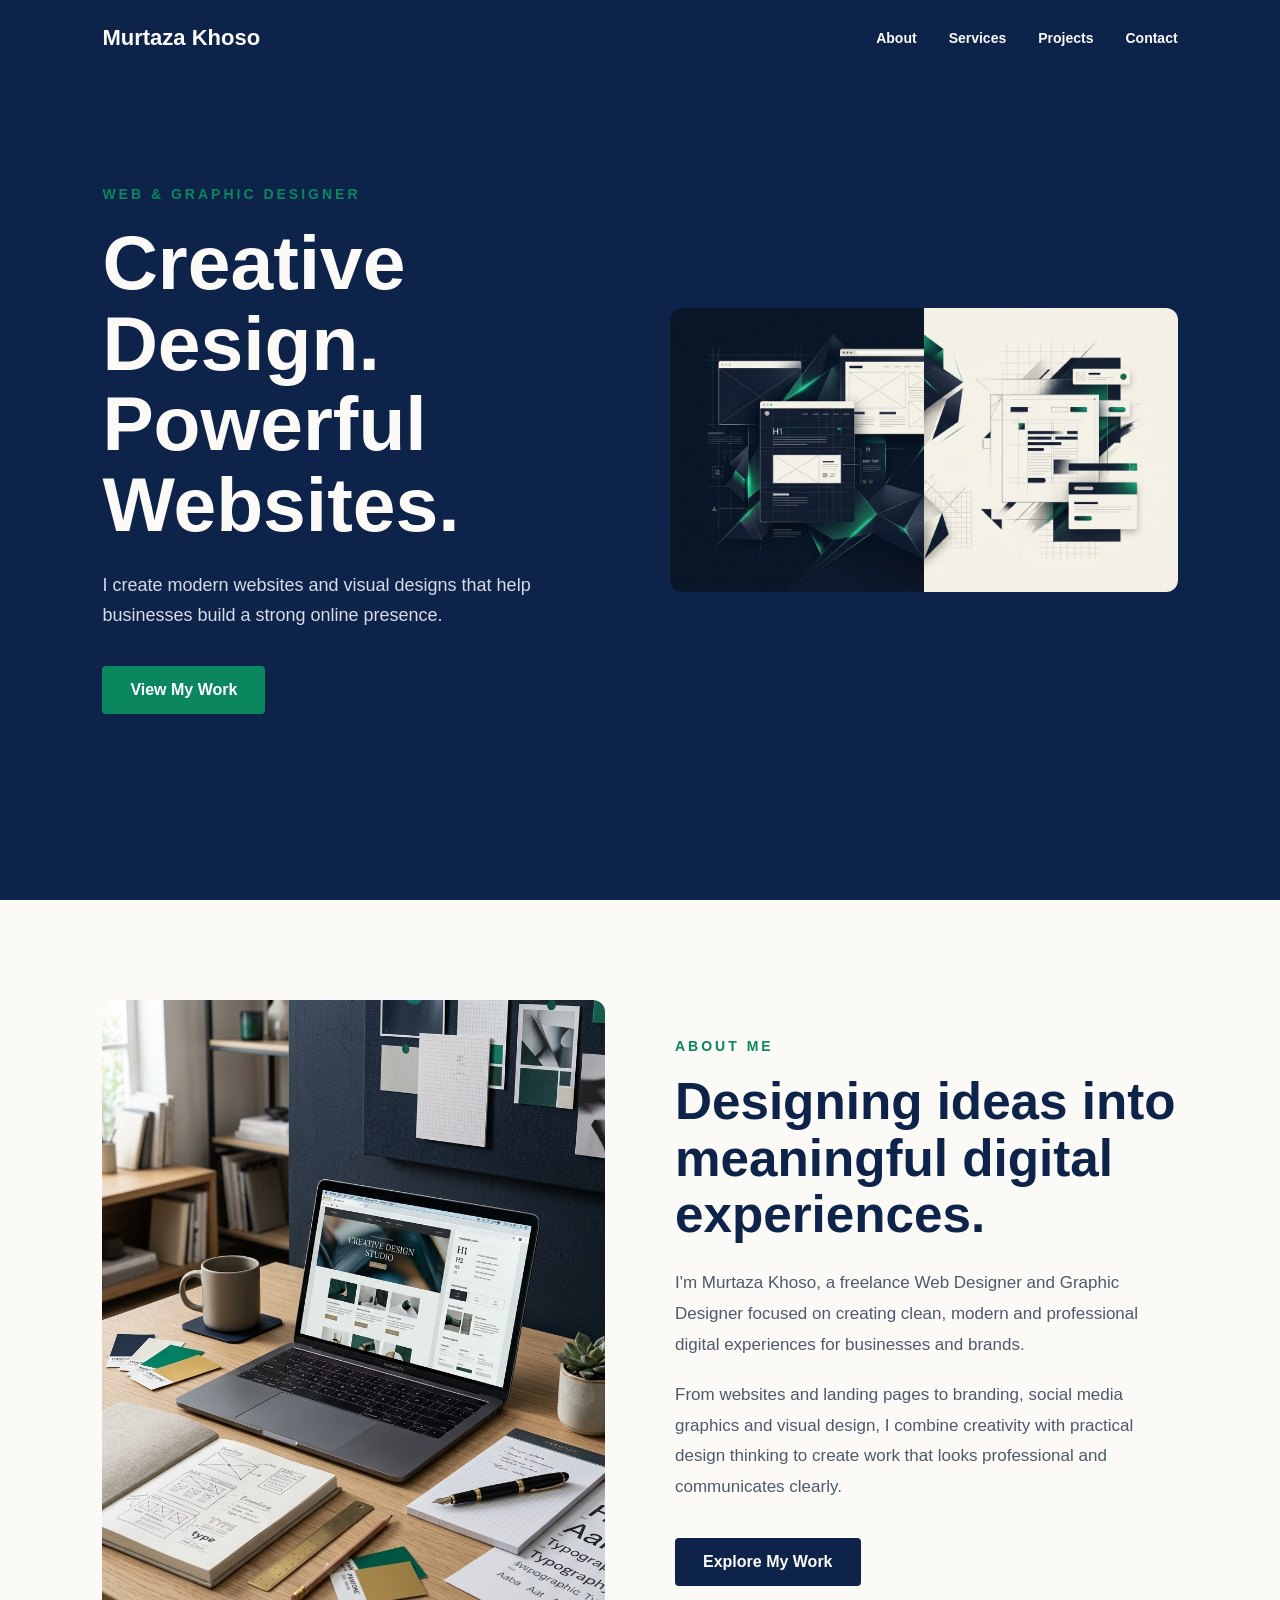
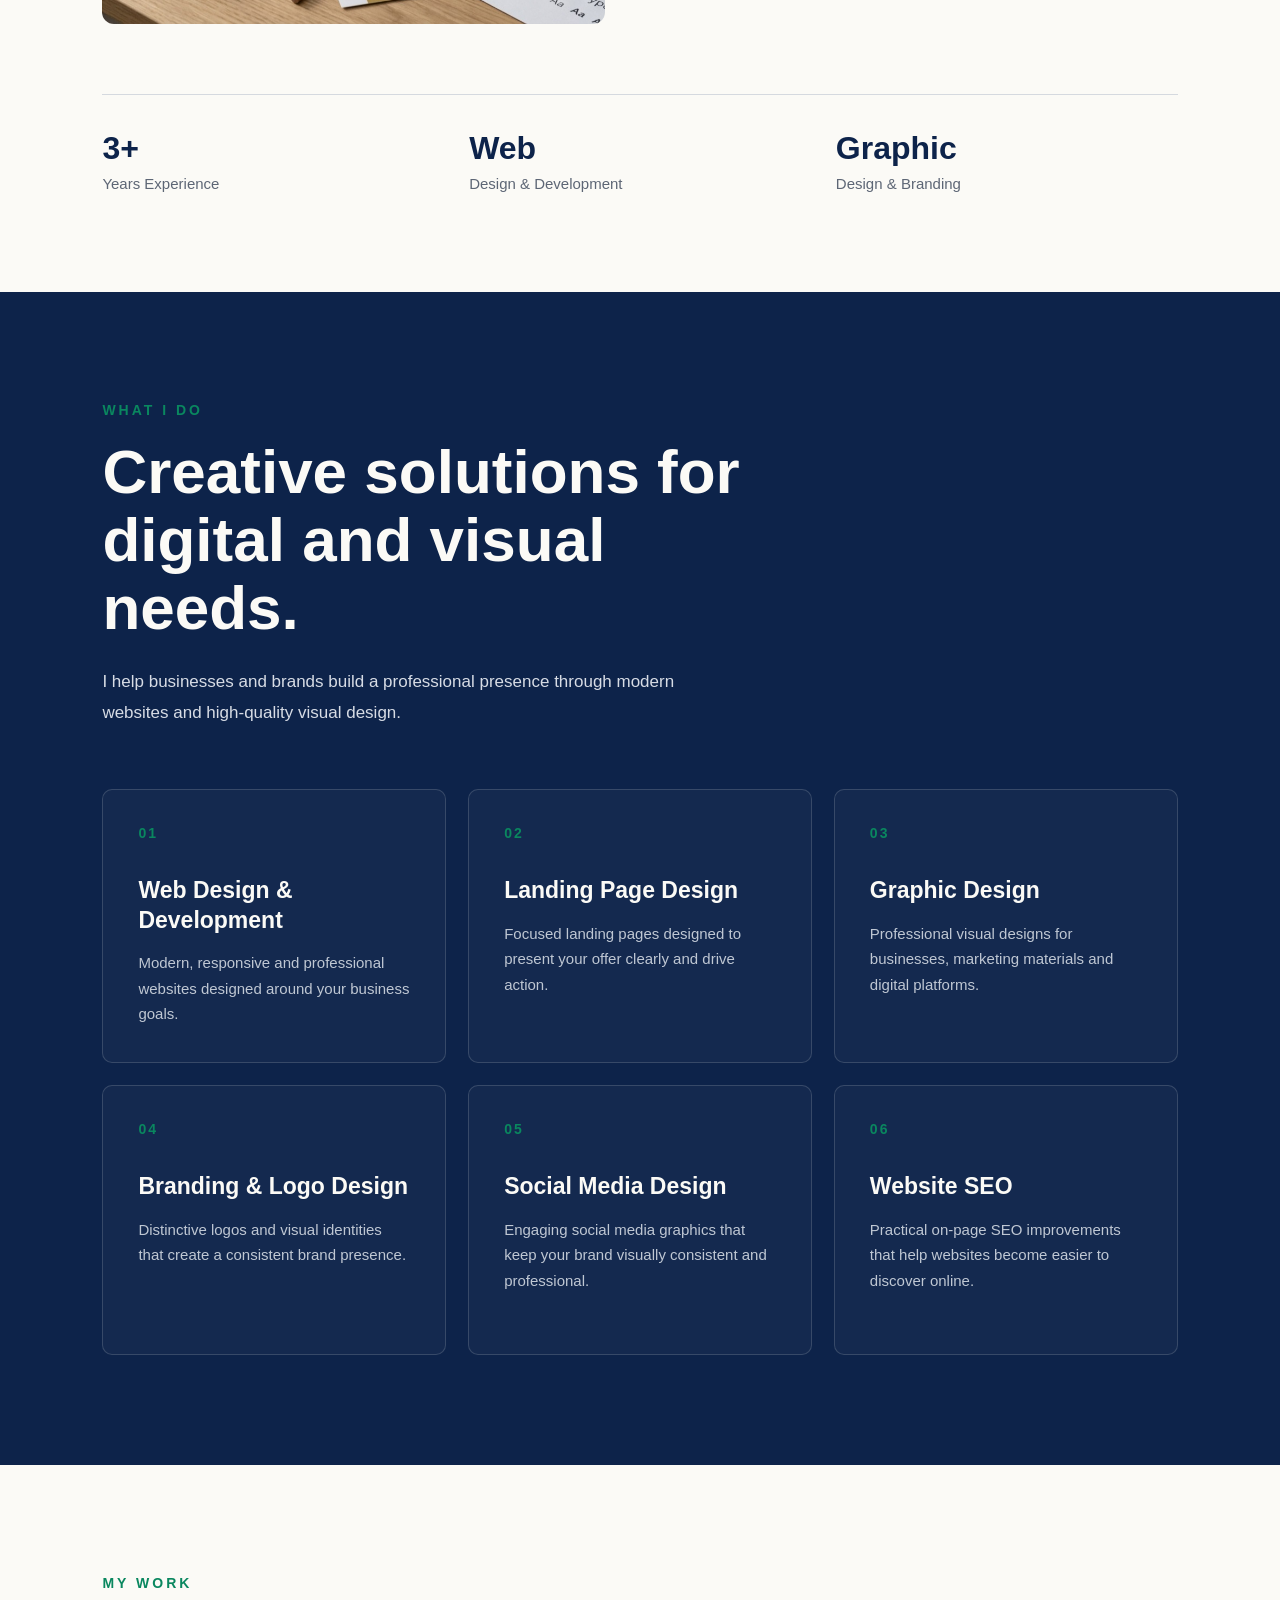
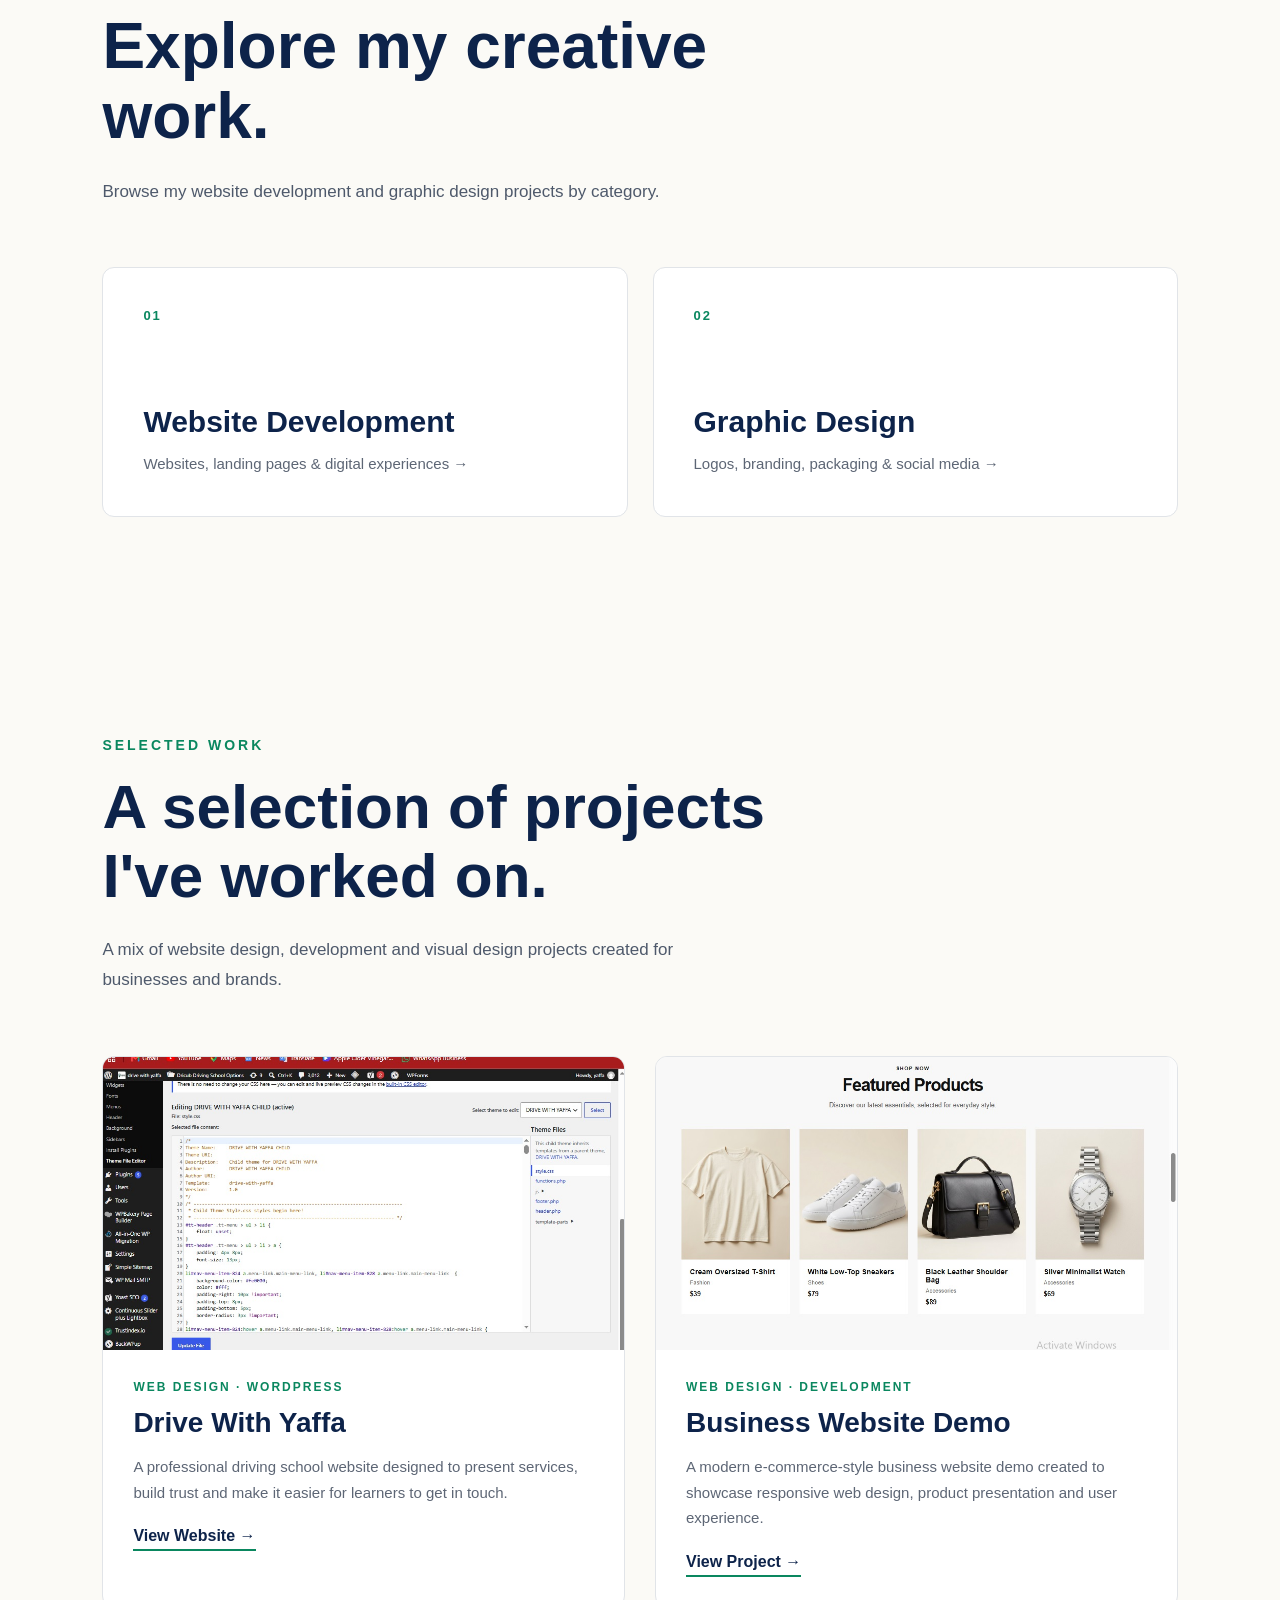
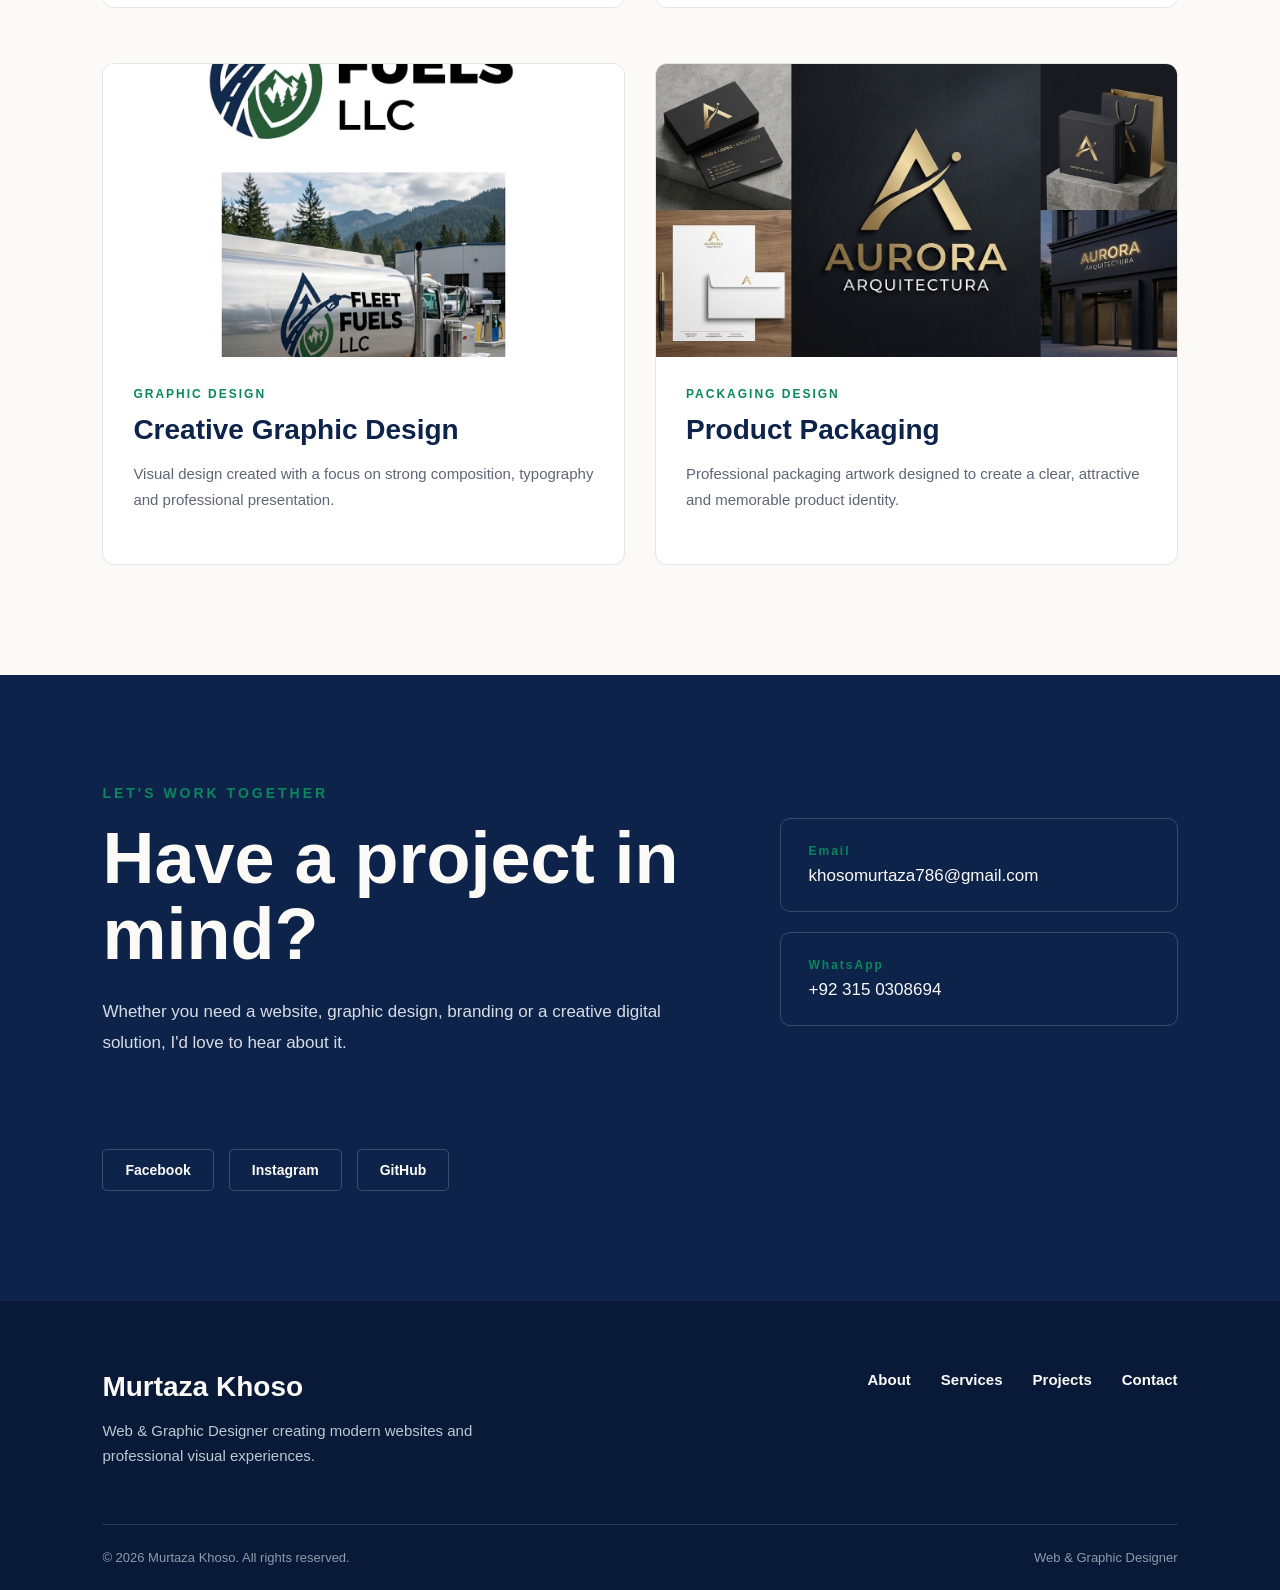
<file: index.html>
<!DOCTYPE html>
<html lang="en">
<head>
    <meta charset="UTF-8">
    <meta name="viewport" content="width=device-width, initial-scale=1.0">

    <title>Murtaza Khoso — Web & Graphic Designer</title>
    <meta
    name="description"
    content="Murtaza Khoso is a freelance Web & Graphic Designer creating modern websites, landing pages, branding and professional visual designs."
>

    <link rel="stylesheet" href="style.css">
</head>

<body>
<!-- HEADER -->
<header class="site-header">

    <div class="header-logo">
        <a href="#">Murtaza Khoso</a>
    </div>

    <nav class="header-nav">
        <a href="#about">About</a>
        <a href="#services">Services</a>
        <a href="#projects">Projects</a>
        <a href="#contact">Contact</a>
    </nav>

</header>
    <!-- HERO SECTION -->
    <section class="hero">

        <div class="hero-content">

            <p>WEB & GRAPHIC DESIGNER</p>

            <h1>
                Creative Design.<br>
                Powerful Websites.
            </h1>

            <p>
                I create modern websites and visual designs
                that help businesses build a strong online presence.
            </p>

            <a href="#projects">View My Work</a>

        </div>

        <div class="hero-image">

            <img
                src="portfolio-hero.jpg"
                alt="Web and graphic design portfolio"
            >

        </div>

    </section>


    <!-- ABOUT SECTION -->
    <section class="about" id="about">

        <div class="about-image">

            <img
    src="about-workspace.jpg"
    loading="lazy"
                alt="Creative designer workspace showing website design"
            >

        </div>

        <div class="about-content">

            <p class="section-label">ABOUT ME</p>

            <h2>
                Designing ideas into
                meaningful digital experiences.
            </h2>

            <p>
                I'm Murtaza Khoso, a freelance Web Designer and Graphic Designer
                focused on creating clean, modern and professional digital
                experiences for businesses and brands.
            </p>

            <p>
                From websites and landing pages to branding, social media
                graphics and visual design, I combine creativity with practical
                design thinking to create work that looks professional
                and communicates clearly.
            </p>

            <a href="#projects">Explore My Work</a>

        </div>

        <div class="about-details">

            <div>
                <strong>3+</strong>
                <span>Years Experience</span>
            </div>

            <div>
                <strong>Web</strong>
                <span>Design & Development</span>
            </div>

            <div>
                <strong>Graphic</strong>
                <span>Design & Branding</span>
            </div>

        </div>

    </section>
<!-- SERVICES SECTION -->
<section class="services" id="services">

    <div class="services-heading">

        <p class="section-label">WHAT I DO</p>

        <h2>
            Creative solutions for
            digital and visual needs.
        </h2>

        <p>
            I help businesses and brands build a professional presence
            through modern websites and high-quality visual design.
        </p>

    </div>


    <div class="services-grid">

        <div class="service-card">
            <span>01</span>
            <h3>Web Design & Development</h3>
            <p>
                Modern, responsive and professional websites
                designed around your business goals.
            </p>
        </div>

        <div class="service-card">
            <span>02</span>
            <h3>Landing Page Design</h3>
            <p>
                Focused landing pages designed to present
                your offer clearly and drive action.
            </p>
        </div>

        <div class="service-card">
            <span>03</span>
            <h3>Graphic Design</h3>
            <p>
                Professional visual designs for businesses,
                marketing materials and digital platforms.
            </p>
        </div>

        <div class="service-card">
            <span>04</span>
            <h3>Branding & Logo Design</h3>
            <p>
                Distinctive logos and visual identities
                that create a consistent brand presence.
            </p>
        </div>

        <div class="service-card">
            <span>05</span>
            <h3>Social Media Design</h3>
            <p>
                Engaging social media graphics that keep
                your brand visually consistent and professional.
            </p>
        </div>

        <div class="service-card">
            <span>06</span>
            <h3>Website SEO</h3>
            <p>
                Practical on-page SEO improvements that help
                websites become easier to discover online.
            </p>
        </div>

    </div>

</section>
    <!-- WORK PORTFOLIO SECTION -->
<section class="work-portfolio" id="work">

    <div class="work-heading">

        <p class="section-label">MY WORK</p>

        <h2>
            Explore my
            creative work.
        </h2>

        <p>
            Browse my website development and graphic design
            projects by category.
        </p>

    </div>


    <div class="work-buttons">

        <a href="website-development.html" class="work-button">
            <span>01</span>
            <strong>Website Development</strong>
            <small>Websites, landing pages & digital experiences →</small>
        </a>


        <a href="graphic-design.html" class="work-button">
            <span>02</span>
            <strong>Graphic Design</strong>
            <small>Logos, branding, packaging & social media →</small>
        </a>

    </div>

</section>
    <!-- PROJECTS SECTION -->
<section class="projects" id="projects">

    <div class="projects-heading">

        <p class="section-label">SELECTED WORK</p>

        <h2>
            A selection of projects
            I've worked on.
        </h2>

        <p>
            A mix of website design, development and visual design
            projects created for businesses and brands.
        </p>

    </div>


    <div class="projects-grid">

        <!-- PROJECT 01 -->
        <article class="project-card">

            <div class="project-image">
                <img
                    src="yaffa-website.jpg"
                    alt="Drive With Yaffa website design project"
                >
            </div>

            <div class="project-info">

                <p class="project-category">
                    WEB DESIGN · WORDPRESS
                </p>

                <h3>Drive With Yaffa</h3>

                <p>
                    A professional driving school website designed
                    to present services, build trust and make it easier
                    for learners to get in touch.
                </p>

                <a
                    href="https://drivewithyaffa.co.uk/"
                    target="_blank"
                    rel="noopener noreferrer"
                >
                    View Website →
                </a>

            </div>

        </article>


        <!-- PROJECT 02 -->
        <article class="project-card">

            <div class="project-image">
                <img
                    src="business-website.jpg"
                    alt="Business website demo project"
                >
            </div>

            <div class="project-info">

                <p class="project-category">
                    WEB DESIGN · DEVELOPMENT
                </p>

                <h3>Business Website Demo</h3>

                <p>
                    A modern e-commerce-style business website demo
                    created to showcase responsive web design,
                    product presentation and user experience.
                </p>

                <a
                    href="https://murtazakhoso.github.io/business-website-demo/"
                    target="_blank"
                    rel="noopener noreferrer"
                >
                    View Project →
                </a>

            </div>

        </article>


        <!-- PROJECT 03 -->
        <article class="project-card">

            <div class="project-image">
                <img
                    src="graphic-design.jpg"
                    alt="Graphic design project"
                >
            </div>

            <div class="project-info">

                <p class="project-category">
                    GRAPHIC DESIGN
                </p>

                <h3>Creative Graphic Design</h3>

                <p>
                    Visual design created with a focus on strong
                    composition, typography and professional presentation.
                </p>

            </div>

        </article>


        <!-- PROJECT 04 -->
        <article class="project-card">

            <div class="project-image">
                <img
                    src="packaging-design.jpg"
                    alt="Product packaging design project"
                >
            </div>

            <div class="project-info">

                <p class="project-category">
                    PACKAGING DESIGN
                </p>

                <h3>Product Packaging</h3>

                <p>
                    Professional packaging artwork designed to create
                    a clear, attractive and memorable product identity.
                </p>

            </div>

        </article>

    </div>

</section>
    <!-- CONTACT SECTION -->
<section class="contact" id="contact">

    <div class="contact-heading">

        <p class="section-label">LET'S WORK TOGETHER</p>

        <h2>
            Have a project
            in mind?
        </h2>

        <p>
            Whether you need a website, graphic design, branding
            or a creative digital solution, I'd love to hear about it.
        </p>

    </div>

    <div class="contact-details">

        <a href="mailto:khosomurtaza786@gmail.com">
            <span>Email</span>
            khosomurtaza786@gmail.com
        </a>

        <a href="https://wa.me/923150308694" target="_blank" rel="noopener noreferrer">
            <span>WhatsApp</span>
            +92 315 0308694
        </a>

    </div>
<div class="social-links">

    <a href="https://web.facebook.com/khosomurtazaali" target="_blank" rel="noopener noreferrer">
        Facebook
    </a>

    <a href="https://www.instagram.com/murtazakhosonindo/?hl=en" target="_blank" rel="noopener noreferrer">
        Instagram
    </a>

    <a href="https://github.com/murtazakhoso" target="_blank" rel="noopener noreferrer">
        GitHub
    </a>

</div>
</section>
    <!-- FOOTER -->
<footer class="footer">

    <div class="footer-top">

        <div class="footer-brand">
            <h3>Murtaza Khoso</h3>
            <p>
                Web & Graphic Designer creating modern websites
                and professional visual experiences.
            </p>
        </div>

        <div class="footer-links">

            <a href="#about">About</a>
            <a href="#services">Services</a>
            <a href="#projects">Projects</a>
            <a href="#contact">Contact</a>

        </div>

    </div>

    <div class="footer-bottom">

        <p>© 2026 Murtaza Khoso. All rights reserved.</p>

        <p>Web & Graphic Designer</p>

    </div>

</footer>
</body>
</html>
</file>
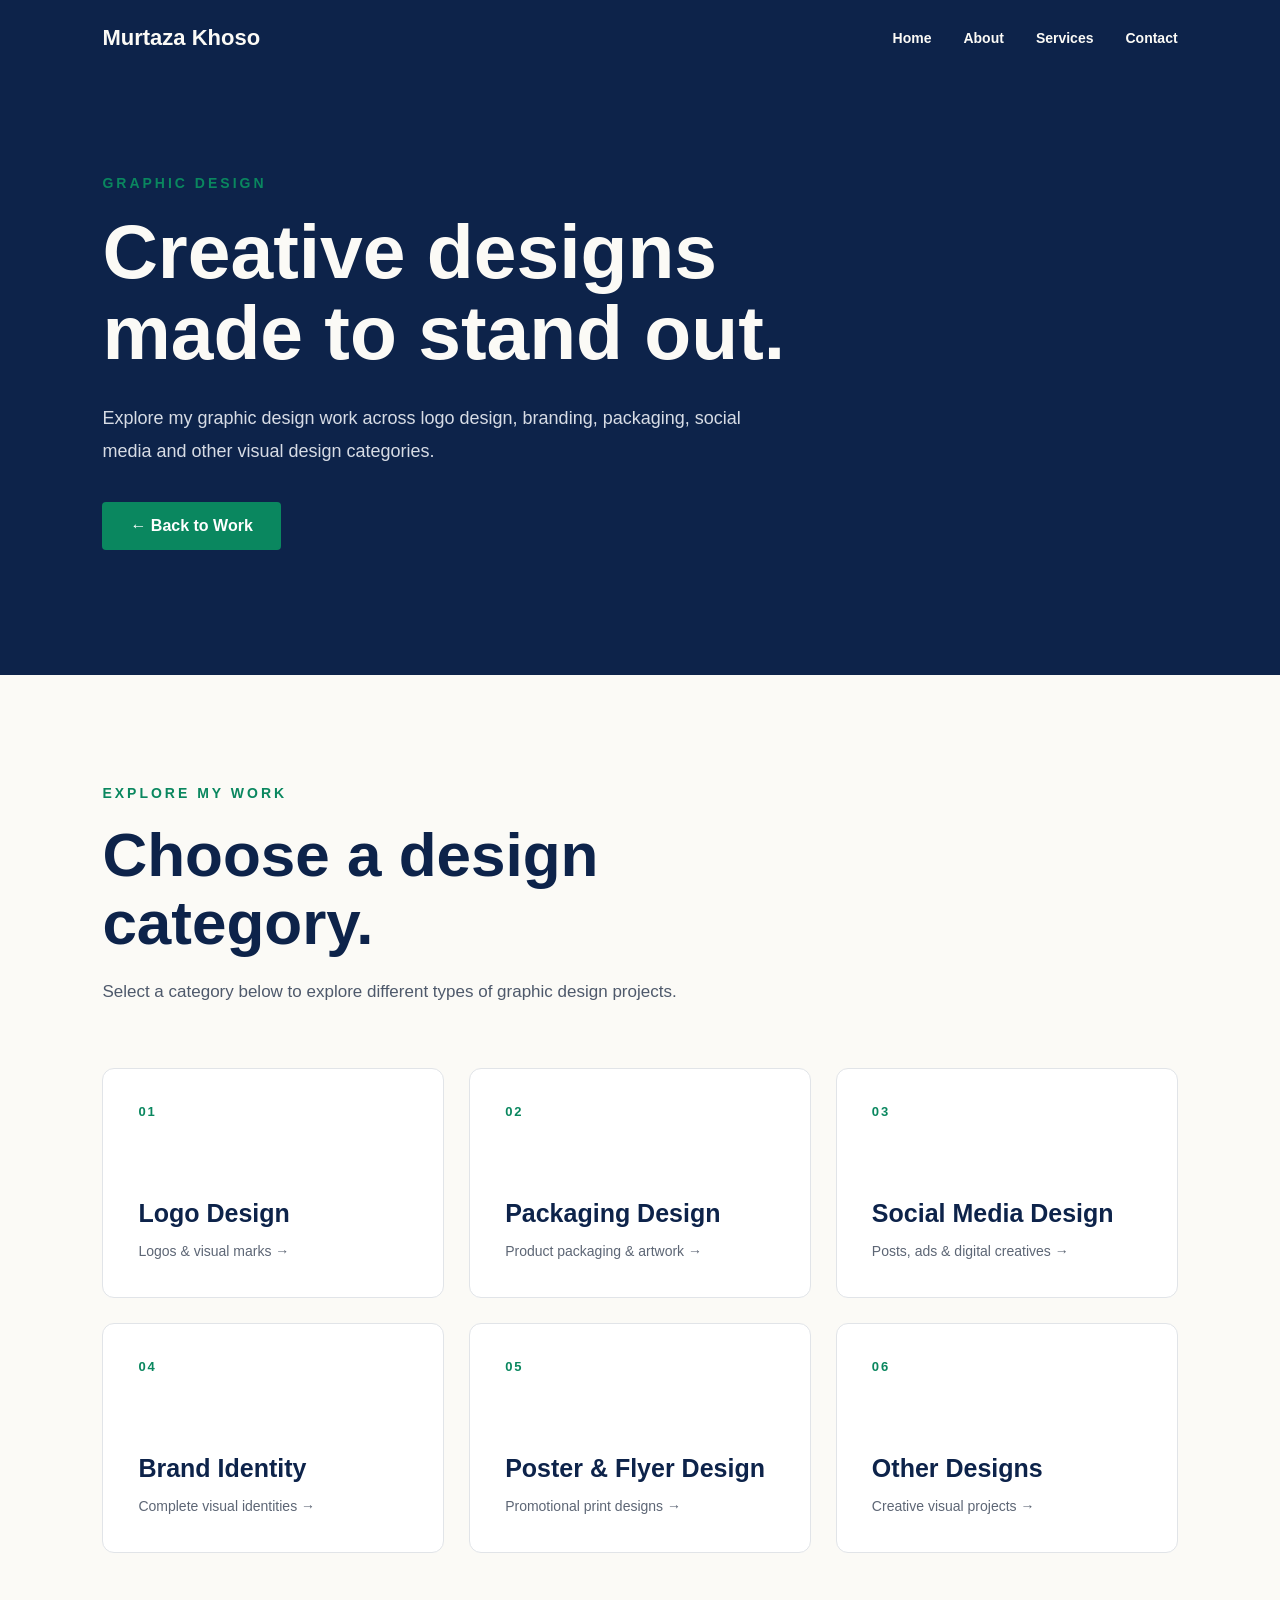
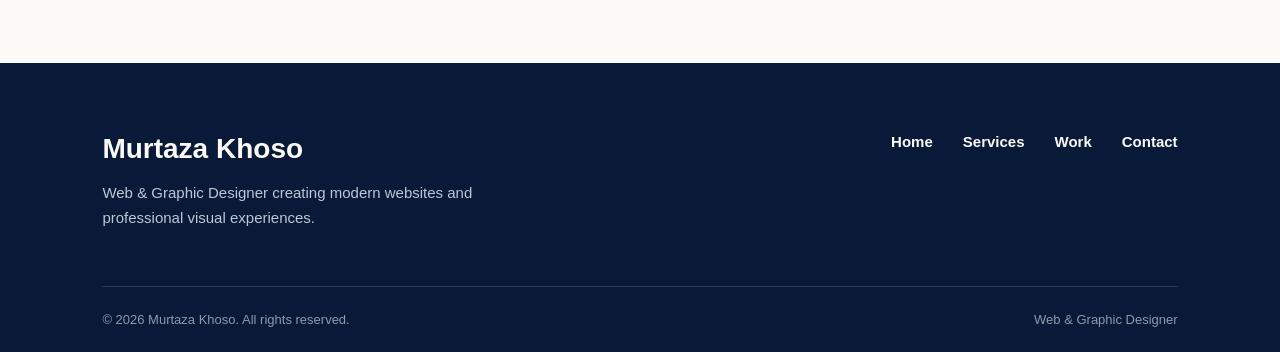
<file: graphic-design.html>
<!DOCTYPE html>
<html lang="en">

<head>

    <meta charset="UTF-8">

    <meta
        name="viewport"
        content="width=device-width, initial-scale=1.0"
    >

    <title>Graphic Design — Murtaza Khoso</title>

    <meta
        name="description"
        content="Graphic design portfolio by Murtaza Khoso — logo design, branding, packaging, social media and creative visual design."
    >

    <link rel="stylesheet" href="style.css">

</head>


<body>

    <!-- HEADER -->

    <header class="site-header">

        <div class="header-logo">
            <a href="index.html">Murtaza Khoso</a>
        </div>

        <nav class="header-nav">

            <a href="index.html">Home</a>
            <a href="index.html#about">About</a>
            <a href="index.html#services">Services</a>
            <a href="index.html#contact">Contact</a>

        </nav>

    </header>



    <!-- GRAPHIC DESIGN HERO -->

    <section class="graphic-page-hero">

        <div class="graphic-page-content">

            <p class="section-label">
                GRAPHIC DESIGN
            </p>

            <h1>
                Creative designs
                made to stand out.
            </h1>

            <p>
                Explore my graphic design work across logo design,
                branding, packaging, social media and other visual
                design categories.
            </p>

            <a href="index.html#work" class="back-button">
                ← Back to Work
            </a>

        </div>

    </section>



    <!-- CATEGORY AREA -->

    <section class="graphic-categories">

        <div class="graphic-categories-heading">

            <p class="section-label">
                EXPLORE MY WORK
            </p>

            <h2>
                Choose a design category.
            </h2>

            <p>
                Select a category below to explore different
                types of graphic design projects.
            </p>

        </div>


        <div class="graphic-category-grid">


            <!-- LOGO DESIGN -->

            <a
                href="logo-design.html"
                class="graphic-category-card"
            >

                <span>
                    01
                </span>

                <strong>
                    Logo Design
                </strong>

                <small>
                    Logos & visual marks →
                </small>

            </a>



            <!-- PACKAGING DESIGN -->

            <a
                href="packaging-design.html"
                class="graphic-category-card"
            >

                <span>
                    02
                </span>

                <strong>
                    Packaging Design
                </strong>

                <small>
                    Product packaging & artwork →
                </small>

            </a>



            <!-- SOCIAL MEDIA DESIGN -->

            <a
                href="#social-media-design"
                class="graphic-category-card"
            >

                <span>
                    03
                </span>

                <strong>
                    Social Media Design
                </strong>

                <small>
                    Posts, ads & digital creatives →
                </small>

            </a>



            <!-- BRAND IDENTITY -->

            <a
                href="#brand-identity"
                class="graphic-category-card"
            >

                <span>
                    04
                </span>

                <strong>
                    Brand Identity
                </strong>

                <small>
                    Complete visual identities →
                </small>

            </a>



            <!-- POSTER & FLYER DESIGN -->

            <a
                href="#poster-flyer-design"
                class="graphic-category-card"
            >

                <span>
                    05
                </span>

                <strong>
                    Poster & Flyer Design
                </strong>

                <small>
                    Promotional print designs →
                </small>

            </a>



            <!-- OTHER DESIGNS -->

            <a
                href="#other-design"
                class="graphic-category-card"
            >

                <span>
                    06
                </span>

                <strong>
                    Other Designs
                </strong>

                <small>
                    Creative visual projects →
                </small>

            </a>


        </div>

    </section>



    <!-- MORE SECTIONS WILL BE ADDED HERE -->



    <!-- FOOTER -->

    <footer class="footer">

        <div class="footer-top">

            <div class="footer-brand">

                <h3>
                    Murtaza Khoso
                </h3>

                <p>
                    Web & Graphic Designer creating modern websites
                    and professional visual experiences.
                </p>

            </div>


            <div class="footer-links">

                <a href="index.html">
                    Home
                </a>

                <a href="index.html#services">
                    Services
                </a>

                <a href="index.html#work">
                    Work
                </a>

                <a href="index.html#contact">
                    Contact
                </a>

            </div>

        </div>


        <div class="footer-bottom">

            <p>
                © 2026 Murtaza Khoso. All rights reserved.
            </p>

            <p>
                Web & Graphic Designer
            </p>

        </div>

    </footer>


</body>

</html>
</file>
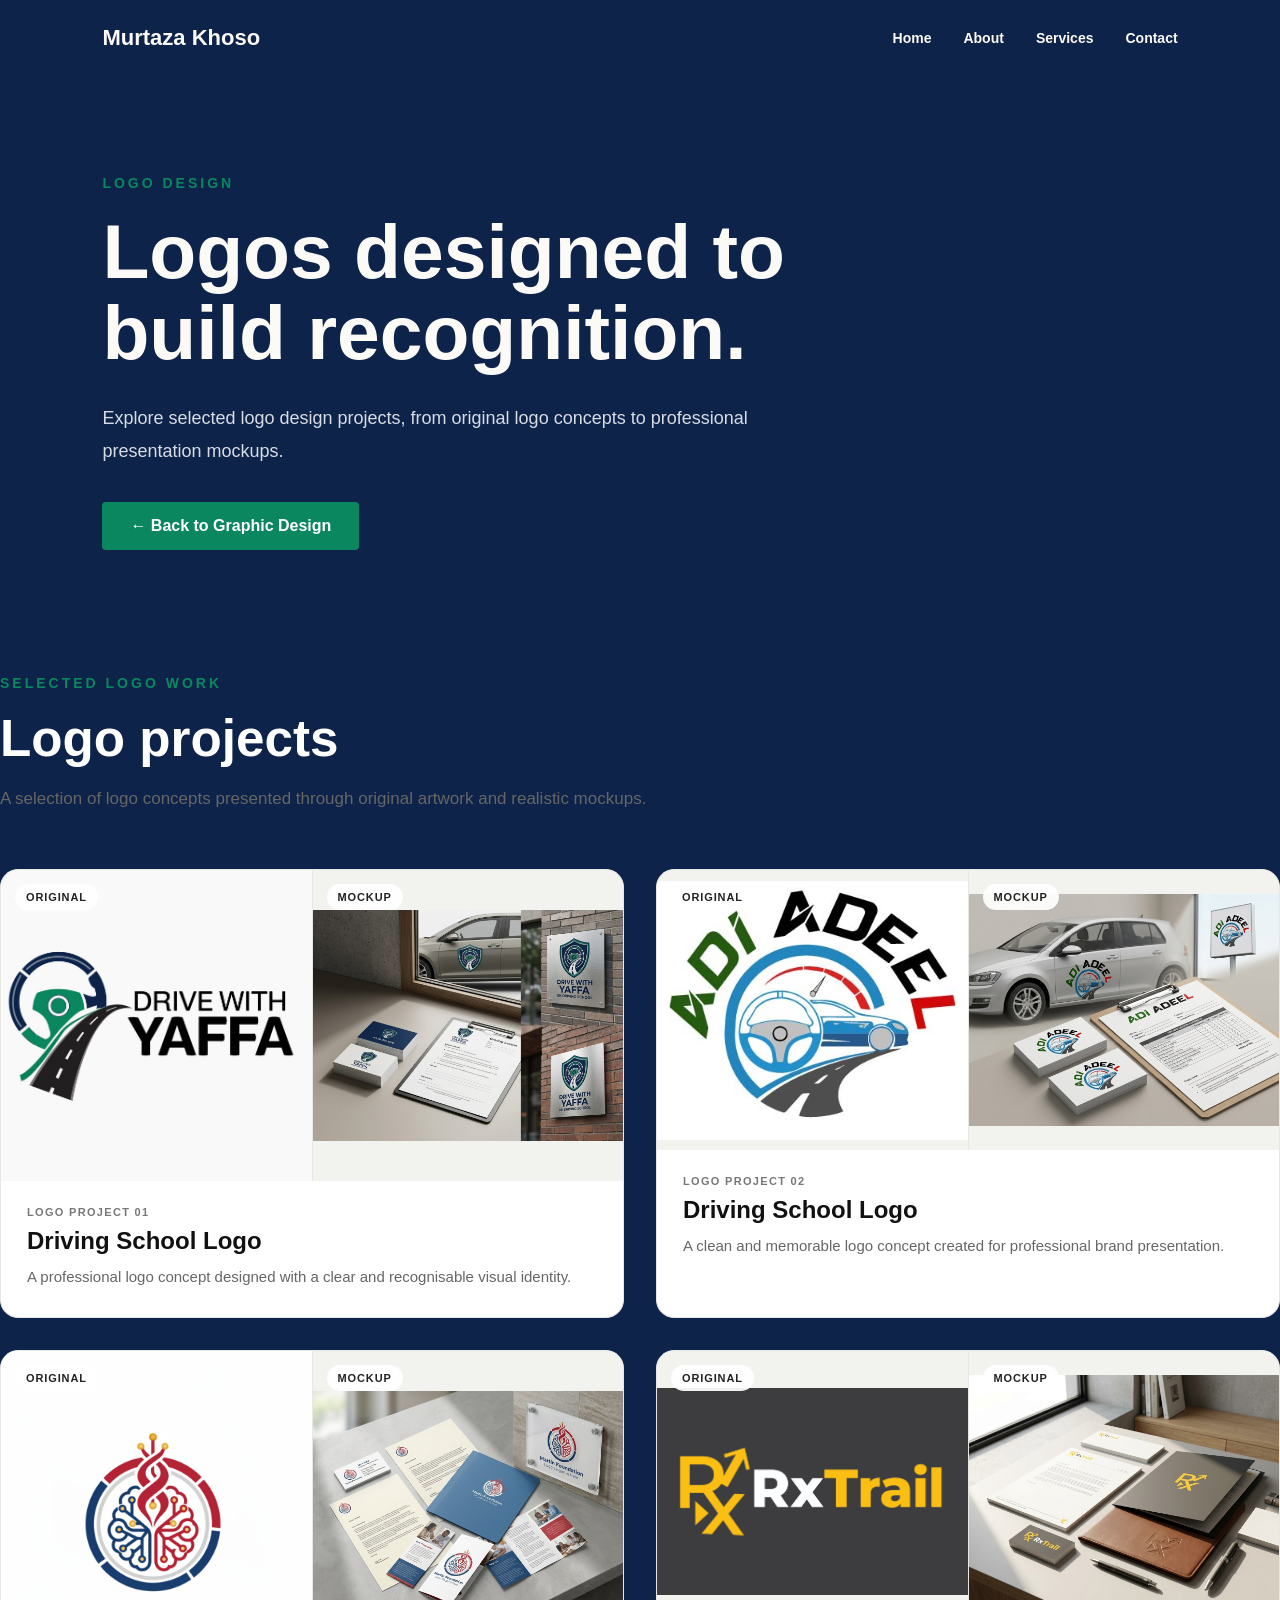
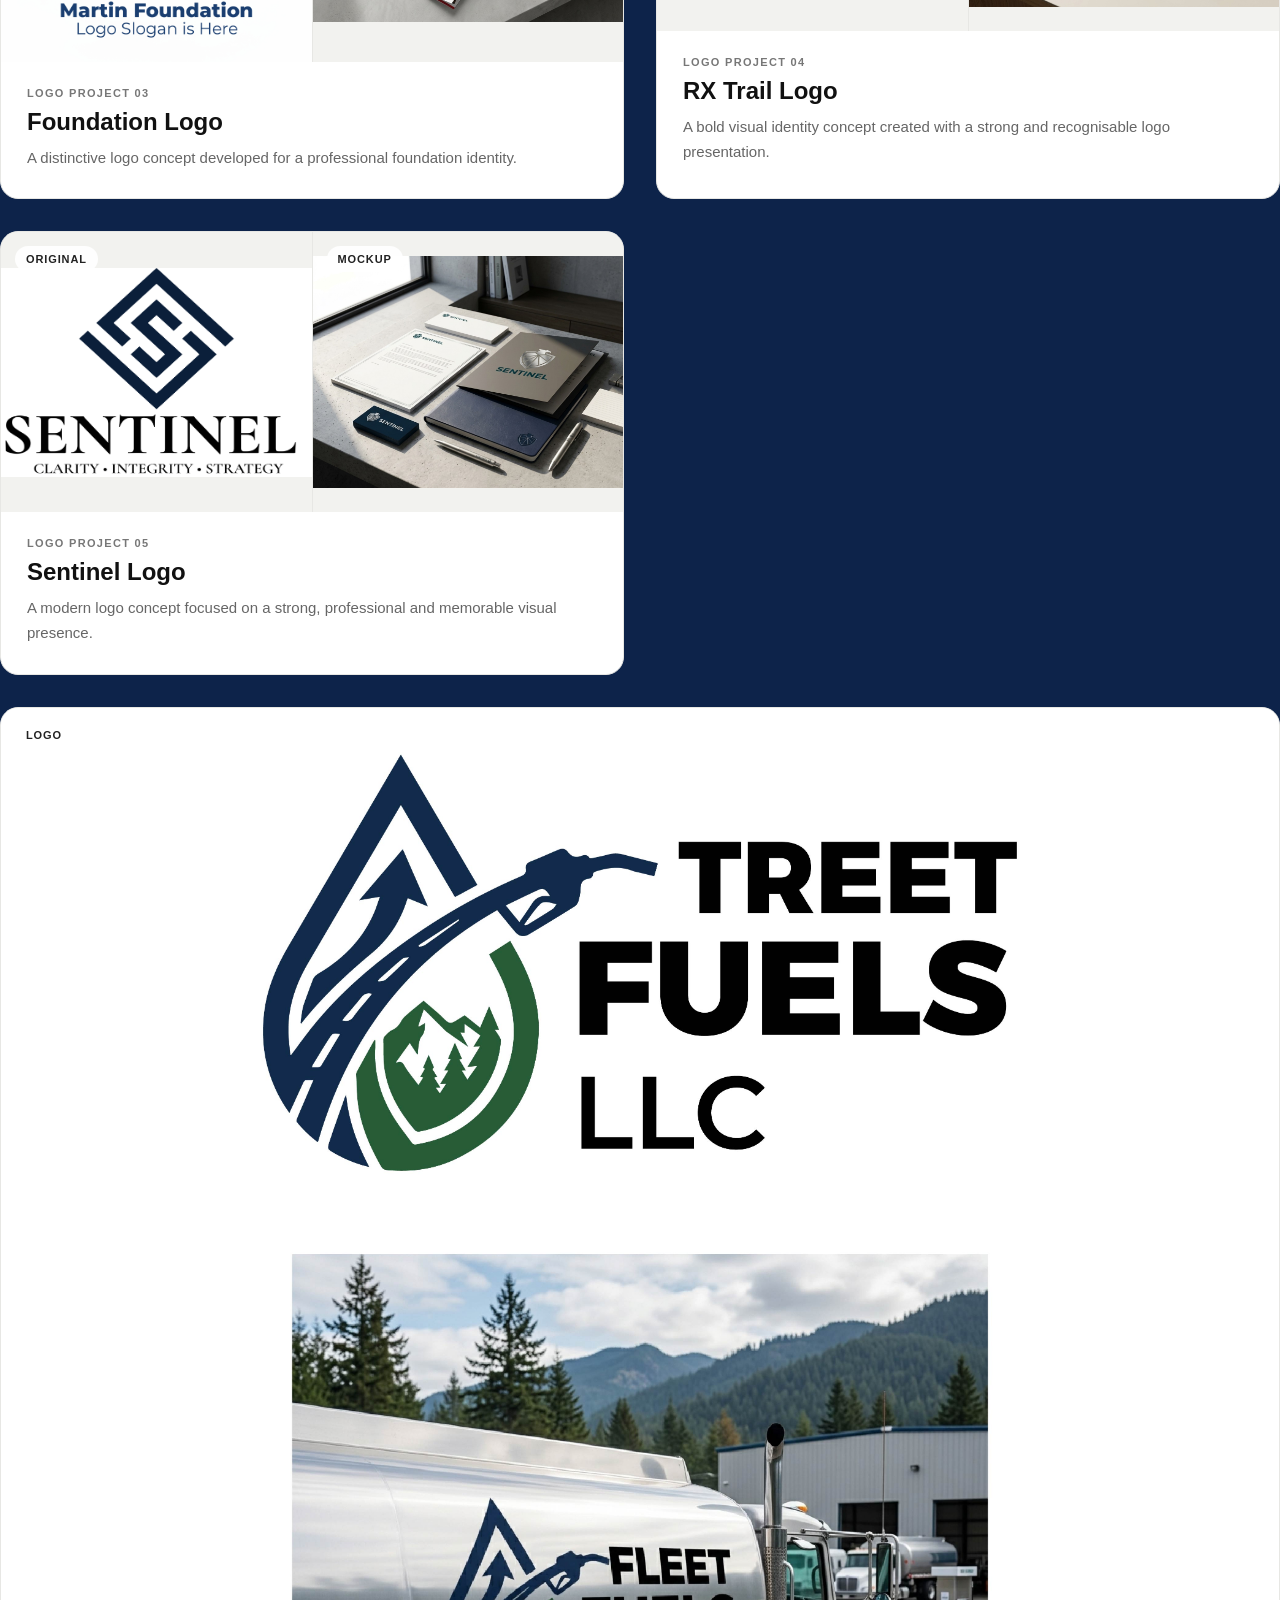
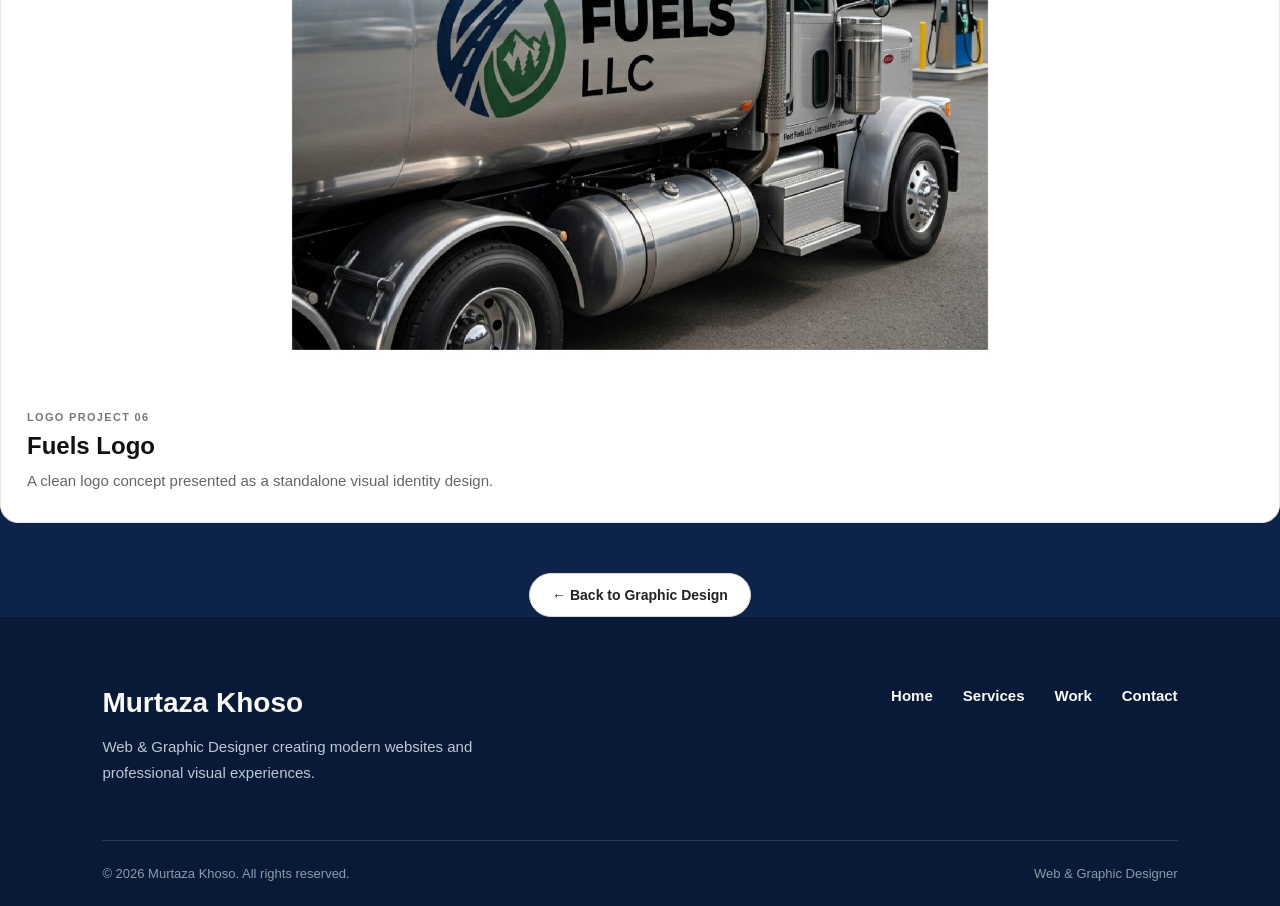
<file: logo-design.html>
<!DOCTYPE html>
<html lang="en">

<head>

    <meta charset="UTF-8">

    <meta
        name="viewport"
        content="width=device-width, initial-scale=1.0"
    >

    <title>Logo Design — Murtaza Khoso</title>

    <meta
        name="description"
        content="Logo design portfolio by Murtaza Khoso — professional logo concepts and presentation mockups."
    >

    <link rel="stylesheet" href="style.css">

</head>


<body>

    <!-- HEADER -->

    <header class="site-header">

        <div class="header-logo">
            <a href="index.html">Murtaza Khoso</a>
        </div>

        <nav class="header-nav">

            <a href="index.html">Home</a>
            <a href="index.html#about">About</a>
            <a href="index.html#services">Services</a>
            <a href="index.html#contact">Contact</a>

        </nav>

    </header>



    <!-- LOGO DESIGN HERO -->

    <section class="graphic-page-hero">

        <div class="graphic-page-content">

            <p class="section-label">
                LOGO DESIGN
            </p>

            <h1>
                Logos designed
                to build recognition.
            </h1>

            <p>
                Explore selected logo design projects, from original
                logo concepts to professional presentation mockups.
            </p>

            <a href="graphic-design.html" class="back-button">
                ← Back to Graphic Design
            </a>

        </div>

    </section>



    <!-- LOGO DESIGN GALLERY -->

    <section class="logo-design-section">

        <div class="logo-design-heading">

            <p class="section-label">
                SELECTED LOGO WORK
            </p>

            <h2>
                Logo projects
            </h2>

            <p>
                A selection of logo concepts presented through
                original artwork and realistic mockups.
            </p>

        </div>


        <div class="logo-design-grid">


            <!-- PROJECT 01 -->

            <article class="logo-project-card">

                <div class="logo-project-images">

                    <div class="logo-image-box">

                        <span>
                            Original
                        </span>

                        <img
                            src="logo-driving-school-01.jpg"
                            alt="Driving School Logo Design"
                        >

                    </div>


                    <div class="logo-image-box">

                        <span>
                            Mockup
                        </span>

                        <img
                            src="logo-driving-school-01-mockup.jpg"
                            alt="Driving School Logo Mockup"
                        >

                    </div>

                </div>


                <div class="logo-project-info">

                    <span>
                        LOGO PROJECT 01
                    </span>

                    <h3>
                        Driving School Logo
                    </h3>

                    <p>
                        A professional logo concept designed with
                        a clear and recognisable visual identity.
                    </p>

                </div>

            </article>



            <!-- PROJECT 02 -->

            <article class="logo-project-card">

                <div class="logo-project-images">

                    <div class="logo-image-box">

                        <span>
                            Original
                        </span>

                        <img
                            src="logo-driving-school-02.jpg"
                            alt="Driving School Logo Design"
                        >

                    </div>


                    <div class="logo-image-box">

                        <span>
                            Mockup
                        </span>

                        <img
                            src="logo-driving-school-02-mockup.jpg"
                            alt="Driving School Logo Mockup"
                        >

                    </div>

                </div>


                <div class="logo-project-info">

                    <span>
                        LOGO PROJECT 02
                    </span>

                    <h3>
                        Driving School Logo
                    </h3>

                    <p>
                        A clean and memorable logo concept created
                        for professional brand presentation.
                    </p>

                </div>

            </article>



            <!-- PROJECT 03 -->

            <article class="logo-project-card">

                <div class="logo-project-images">

                    <div class="logo-image-box">

                        <span>
                            Original
                        </span>

                        <img
                            src="logo-foundation-01.jpg"
                            alt="Foundation Logo Design"
                        >

                    </div>


                    <div class="logo-image-box">

                        <span>
                            Mockup
                        </span>

                        <img
                            src="logo-foundation-01-mockup.jpg"
                            alt="Foundation Logo Mockup"
                        >

                    </div>

                </div>


                <div class="logo-project-info">

                    <span>
                        LOGO PROJECT 03
                    </span>

                    <h3>
                        Foundation Logo
                    </h3>

                    <p>
                        A distinctive logo concept developed for
                        a professional foundation identity.
                    </p>

                </div>

            </article>



            <!-- PROJECT 04 -->

            <article class="logo-project-card">

                <div class="logo-project-images">

                    <div class="logo-image-box">

                        <span>
                            Original
                        </span>

                        <img
                            src="logo-rx-trail.jpg"
                            alt="RX Trail Logo Design"
                        >

                    </div>


                    <div class="logo-image-box">

                        <span>
                            Mockup
                        </span>

                        <img
                            src="logo-rx-trail-mockup.jpg"
                            alt="RX Trail Logo Mockup"
                        >

                    </div>

                </div>


                <div class="logo-project-info">

                    <span>
                        LOGO PROJECT 04
                    </span>

                    <h3>
                        RX Trail Logo
                    </h3>

                    <p>
                        A bold visual identity concept created with
                        a strong and recognisable logo presentation.
                    </p>

                </div>

            </article>



            <!-- PROJECT 05 -->

            <article class="logo-project-card">

                <div class="logo-project-images">

                    <div class="logo-image-box">

                        <span>
                            Original
                        </span>

                        <img
                            src="logo-sentinel.jpg"
                            alt="Sentinel Logo Design"
                        >

                    </div>


                    <div class="logo-image-box">

                        <span>
                            Mockup
                        </span>

                        <img
                            src="logo-sentinel-mockup.jpg"
                            alt="Sentinel Logo Mockup"
                        >

                    </div>

                </div>


                <div class="logo-project-info">

                    <span>
                        LOGO PROJECT 05
                    </span>

                    <h3>
                        Sentinel Logo
                    </h3>

                    <p>
                        A modern logo concept focused on a strong,
                        professional and memorable visual presence.
                    </p>

                </div>

            </article>



            <!-- PROJECT 06 — SINGLE IMAGE -->

            <article class="logo-project-card logo-single-project">

                <div class="logo-project-images">

                    <div class="logo-image-box logo-single-image">

                        <span>
                            Logo
                        </span>

                        <img
                            src="logo-fuels.jpg"
                            alt="Fuels Logo Design"
                        >

                    </div>

                </div>


                <div class="logo-project-info">

                    <span>
                        LOGO PROJECT 06
                    </span>

                    <h3>
                        Fuels Logo
                    </h3>

                    <p>
                        A clean logo concept presented as a standalone
                        visual identity design.
                    </p>

                </div>

            </article>


        </div>



        <!-- BACK BUTTON -->

        <div class="logo-section-footer">

            <a
                href="graphic-design.html"
                class="back-to-category"
            >
                ← Back to Graphic Design
            </a>

        </div>

    </section>



    <!-- FOOTER -->

    <footer class="footer">

        <div class="footer-top">

            <div class="footer-brand">

                <h3>
                    Murtaza Khoso
                </h3>

                <p>
                    Web & Graphic Designer creating modern websites
                    and professional visual experiences.
                </p>

            </div>


            <div class="footer-links">

                <a href="index.html">
                    Home
                </a>

                <a href="index.html#services">
                    Services
                </a>

                <a href="index.html#work">
                    Work
                </a>

                <a href="index.html#contact">
                    Contact
                </a>

            </div>

        </div>


        <div class="footer-bottom">

            <p>
                © 2026 Murtaza Khoso. All rights reserved.
            </p>

            <p>
                Web & Graphic Designer
            </p>

        </div>

    </footer>


</body>

</html>
</file>
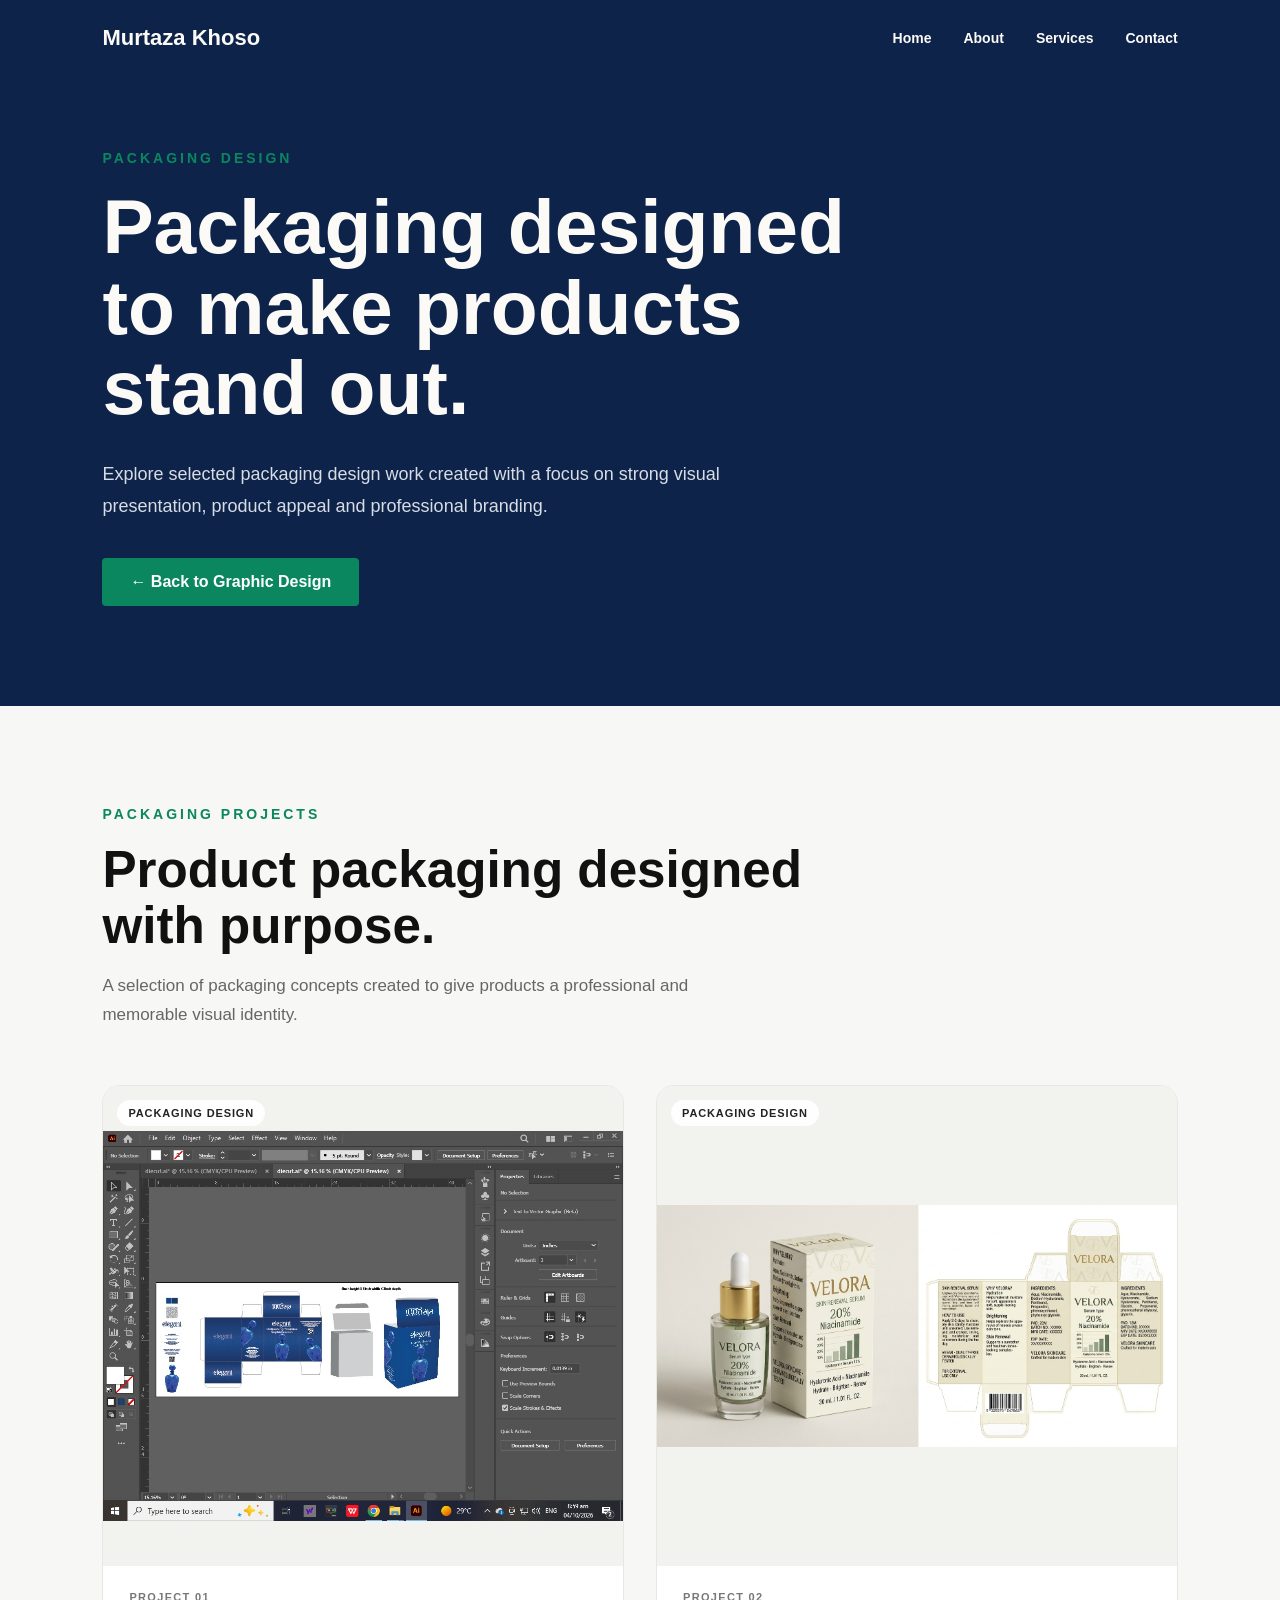
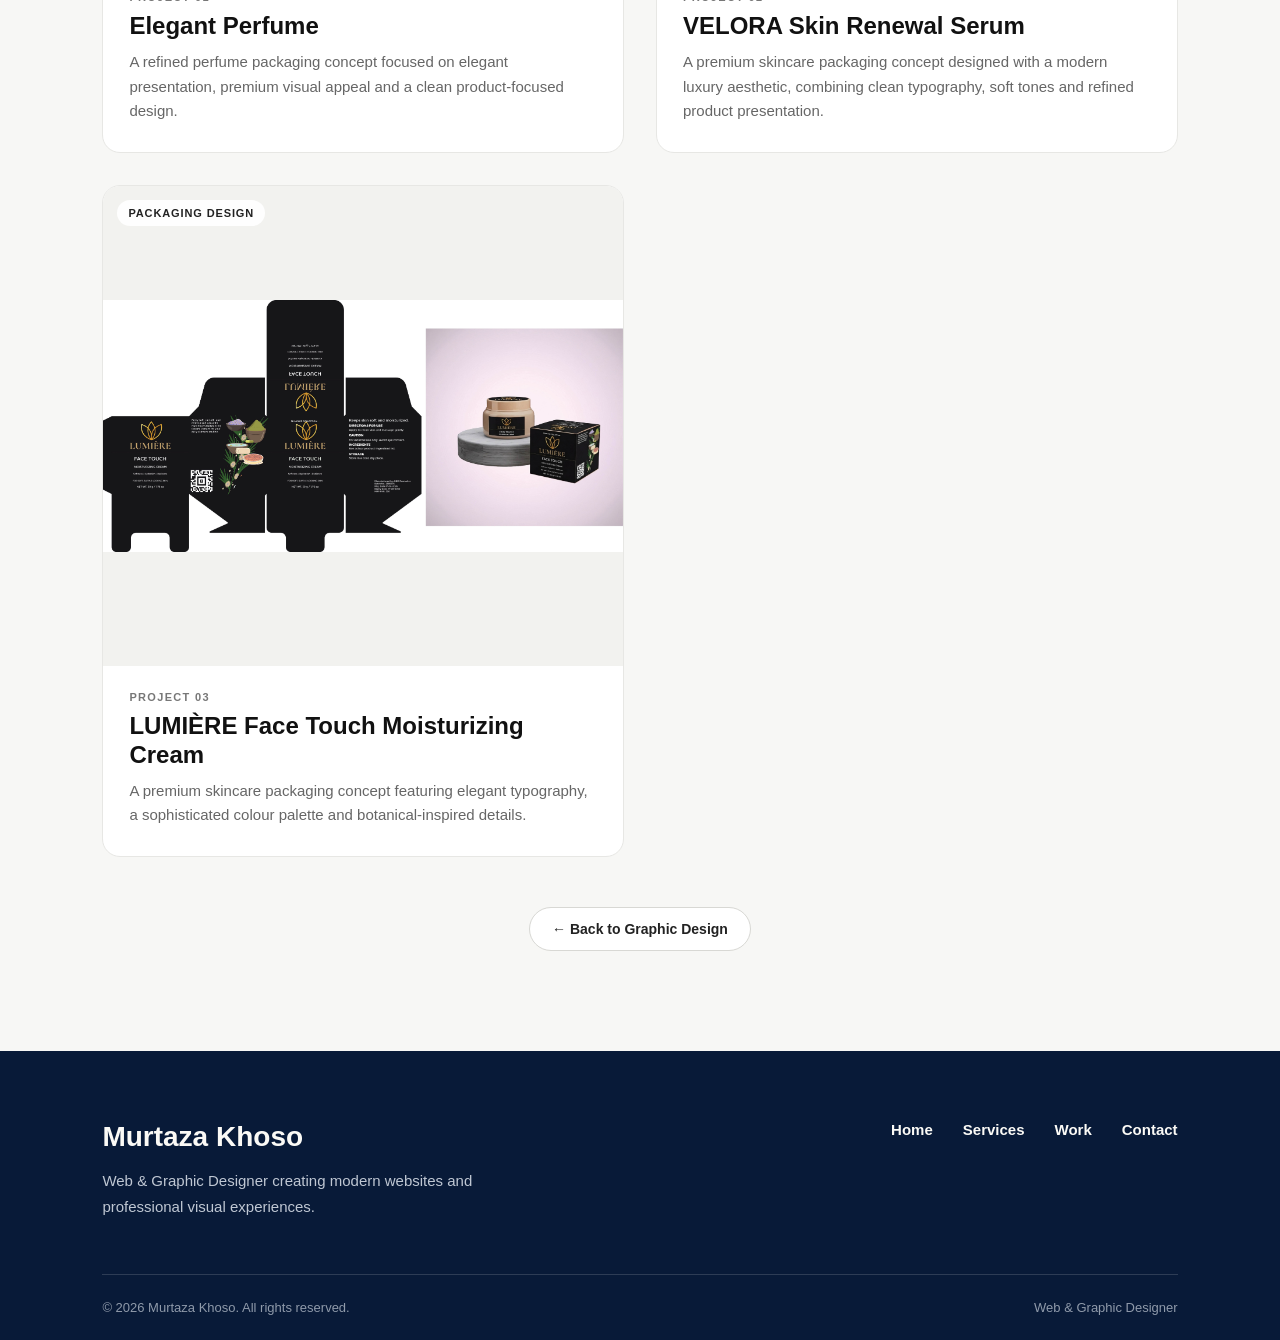
<file: packaging-design.html>
<!DOCTYPE html>
<html lang="en">

<head>
    <meta charset="UTF-8">

    <meta
        name="viewport"
        content="width=device-width, initial-scale=1.0"
    >

    <title>Packaging Design — Murtaza Khoso</title>

    <meta
        name="description"
        content="Packaging design portfolio by Murtaza Khoso — professional product packaging and visual artwork."
    >

    <link rel="stylesheet" href="style.css">
</head>

<body>

    <!-- HEADER -->

    <header class="site-header">

        <div class="header-logo">
            <a href="index.html">
                Murtaza Khoso
            </a>
        </div>

        <nav class="header-nav">
            <a href="index.html">Home</a>
            <a href="index.html#about">About</a>
            <a href="index.html#services">Services</a>
            <a href="index.html#contact">Contact</a>
        </nav>

    </header>


    <!-- PACKAGING DESIGN HERO -->

    <section class="graphic-page-hero">

        <div class="graphic-page-content">

            <p class="section-label">
                PACKAGING DESIGN
            </p>

            <h1>
                Packaging designed
                to make products stand out.
            </h1>

            <p>
                Explore selected packaging design work created with
                a focus on strong visual presentation, product appeal
                and professional branding.
            </p>

            <a
                href="graphic-design.html"
                class="back-button"
            >
                ← Back to Graphic Design
            </a>

        </div>

    </section>


    <!-- PACKAGING PROJECTS -->

    <section class="packaging-design-section">

        <div class="packaging-design-heading">

            <p class="section-label">
                PACKAGING PROJECTS
            </p>

            <h2>
                Product packaging
                designed with purpose.
            </h2>

            <p>
                A selection of packaging concepts created to give
                products a professional and memorable visual identity.
            </p>

        </div>


        <div class="packaging-design-grid">


            <!-- PROJECT 01: ELEGANT PERFUME -->

            <article class="packaging-project-card">

                <div class="packaging-image-box">

                    <span>Packaging Design</span>

                    <img
                        src="Elegant-Perfume.jpg"
                        alt="Elegant Perfume packaging design by Murtaza Khoso"
                        loading="lazy"
                    >

                </div>

                <div class="packaging-project-info">

                    <span>PROJECT 01</span>

                    <h3>
                        Elegant Perfume
                    </h3>

                    <p>
                        A refined perfume packaging concept focused on
                        elegant presentation, premium visual appeal and
                        a clean product-focused design.
                    </p>

                </div>

            </article>


            <!-- PROJECT 02: VELORA SKINCARE SERUM -->

            <article class="packaging-project-card">

                <div class="packaging-image-box">

                    <span>Packaging Design</span>

                    <img
                        src="velora-face-serum-packaging.jpg"
                        alt="VELORA Skin Renewal Serum packaging design by Murtaza Khoso"
                        loading="lazy"
                    >

                </div>

                <div class="packaging-project-info">

                    <span>PROJECT 02</span>

                    <h3>
                        VELORA Skin Renewal Serum
                    </h3>

                    <p>
                        A premium skincare packaging concept designed
                        with a modern luxury aesthetic, combining
                        clean typography, soft tones and refined
                        product presentation.
                    </p>

                </div>

            </article>


            <!-- PROJECT 03: LUMIÈRE FACE TOUCH -->

            <article class="packaging-project-card">

                <div class="packaging-image-box">

                    <span>Packaging Design</span>

                    <img
                        src="lumiere-face-touch-moisturizing-cream-packaging.jpg"
                        alt="LUMIÈRE Face Touch Moisturizing Cream packaging mockup by Murtaza Khoso"
                        loading="lazy"
                    >

                </div>

                <div class="packaging-project-info">

                    <span>PROJECT 03</span>

                    <h3>
                        LUMIÈRE Face Touch Moisturizing Cream
                    </h3>

                    <p>
                        A premium skincare packaging concept featuring
                        elegant typography, a sophisticated colour
                        palette and botanical-inspired details.
                    </p>

                </div>

            </article>


        </div>


        <!-- BACK BUTTON -->

        <div class="packaging-section-footer">

            <a
                href="graphic-design.html"
                class="back-to-category"
            >
                ← Back to Graphic Design
            </a>

        </div>

    </section>


    <!-- FOOTER -->

    <footer class="footer">

        <div class="footer-top">

            <div class="footer-brand">

                <h3>
                    Murtaza Khoso
                </h3>

                <p>
                    Web & Graphic Designer creating modern websites
                    and professional visual experiences.
                </p>

            </div>


            <div class="footer-links">

                <a href="index.html">Home</a>
                <a href="index.html#services">Services</a>
                <a href="index.html#work">Work</a>
                <a href="index.html#contact">Contact</a>

            </div>

        </div>


        <div class="footer-bottom">

            <p>
                © 2026 Murtaza Khoso. All rights reserved.
            </p>

            <p>
                Web & Graphic Designer
            </p>

        </div>

    </footer>

</body>

</html>
</file>
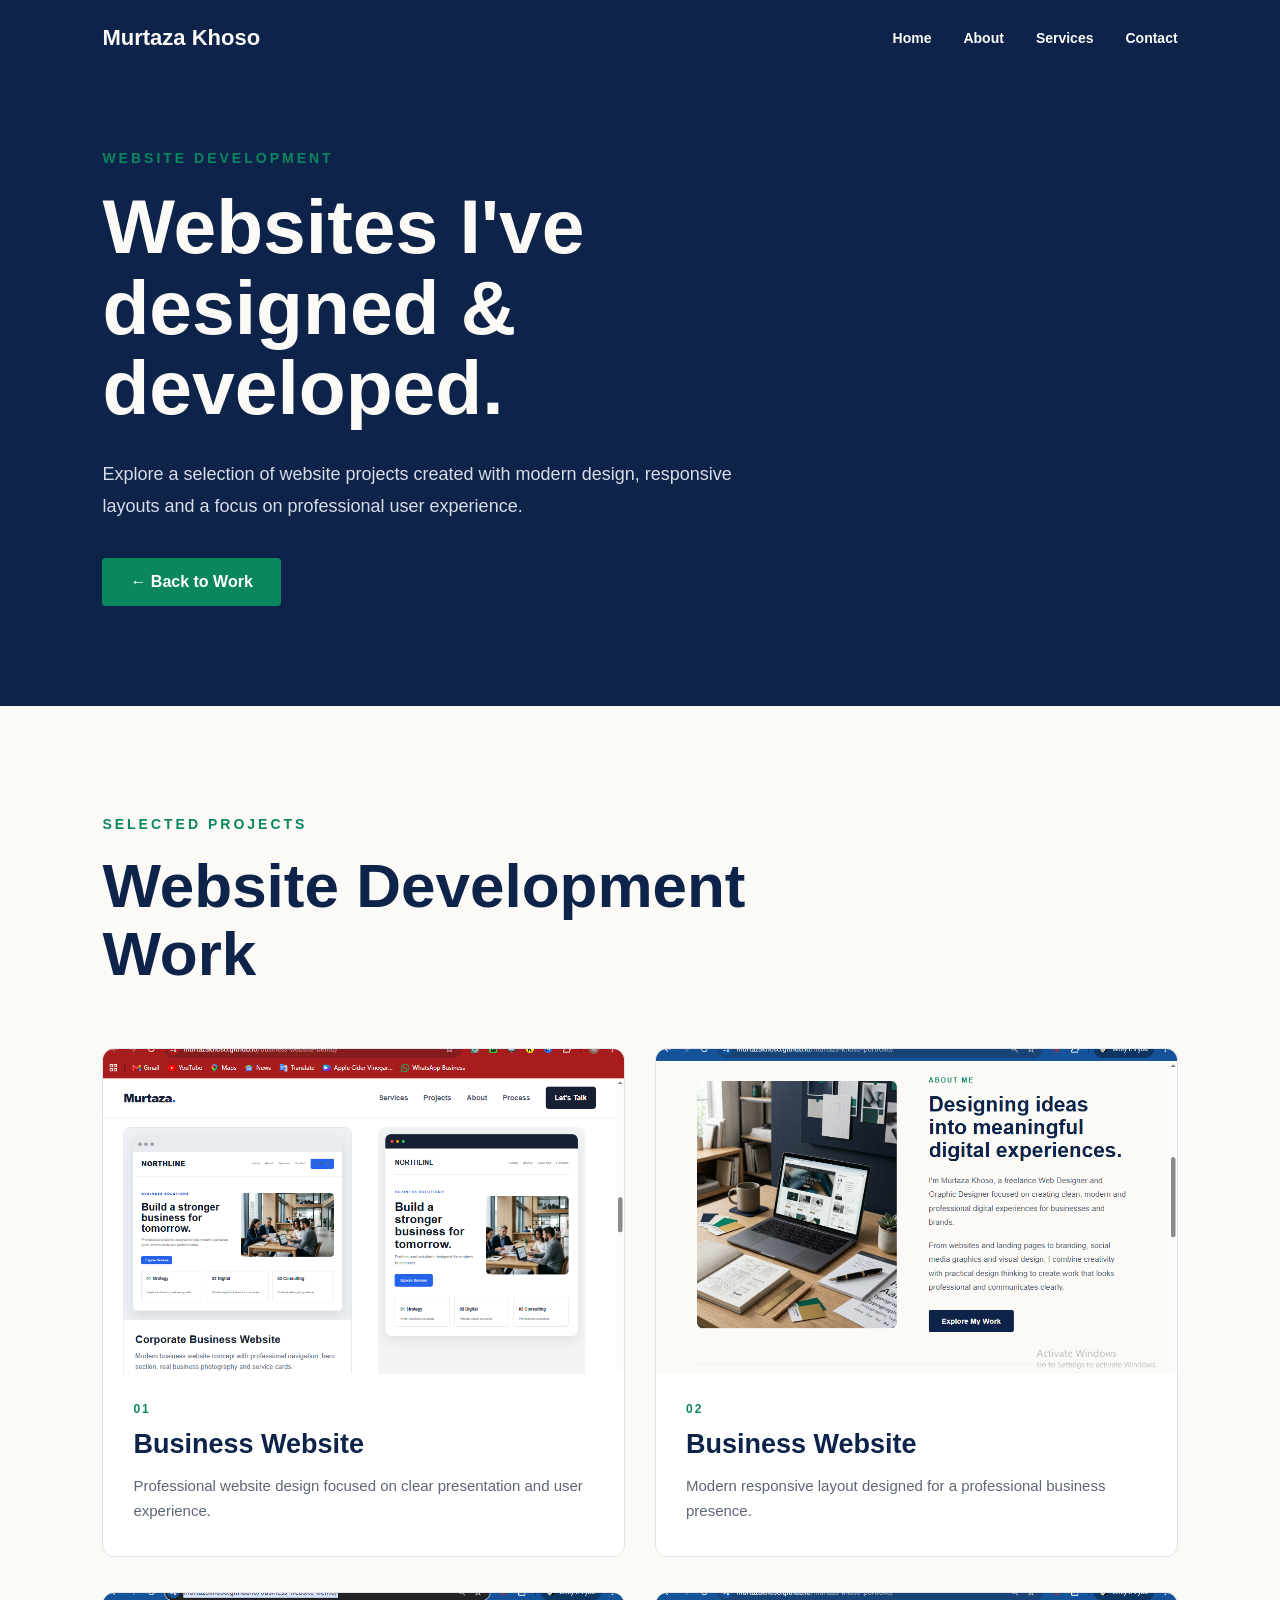
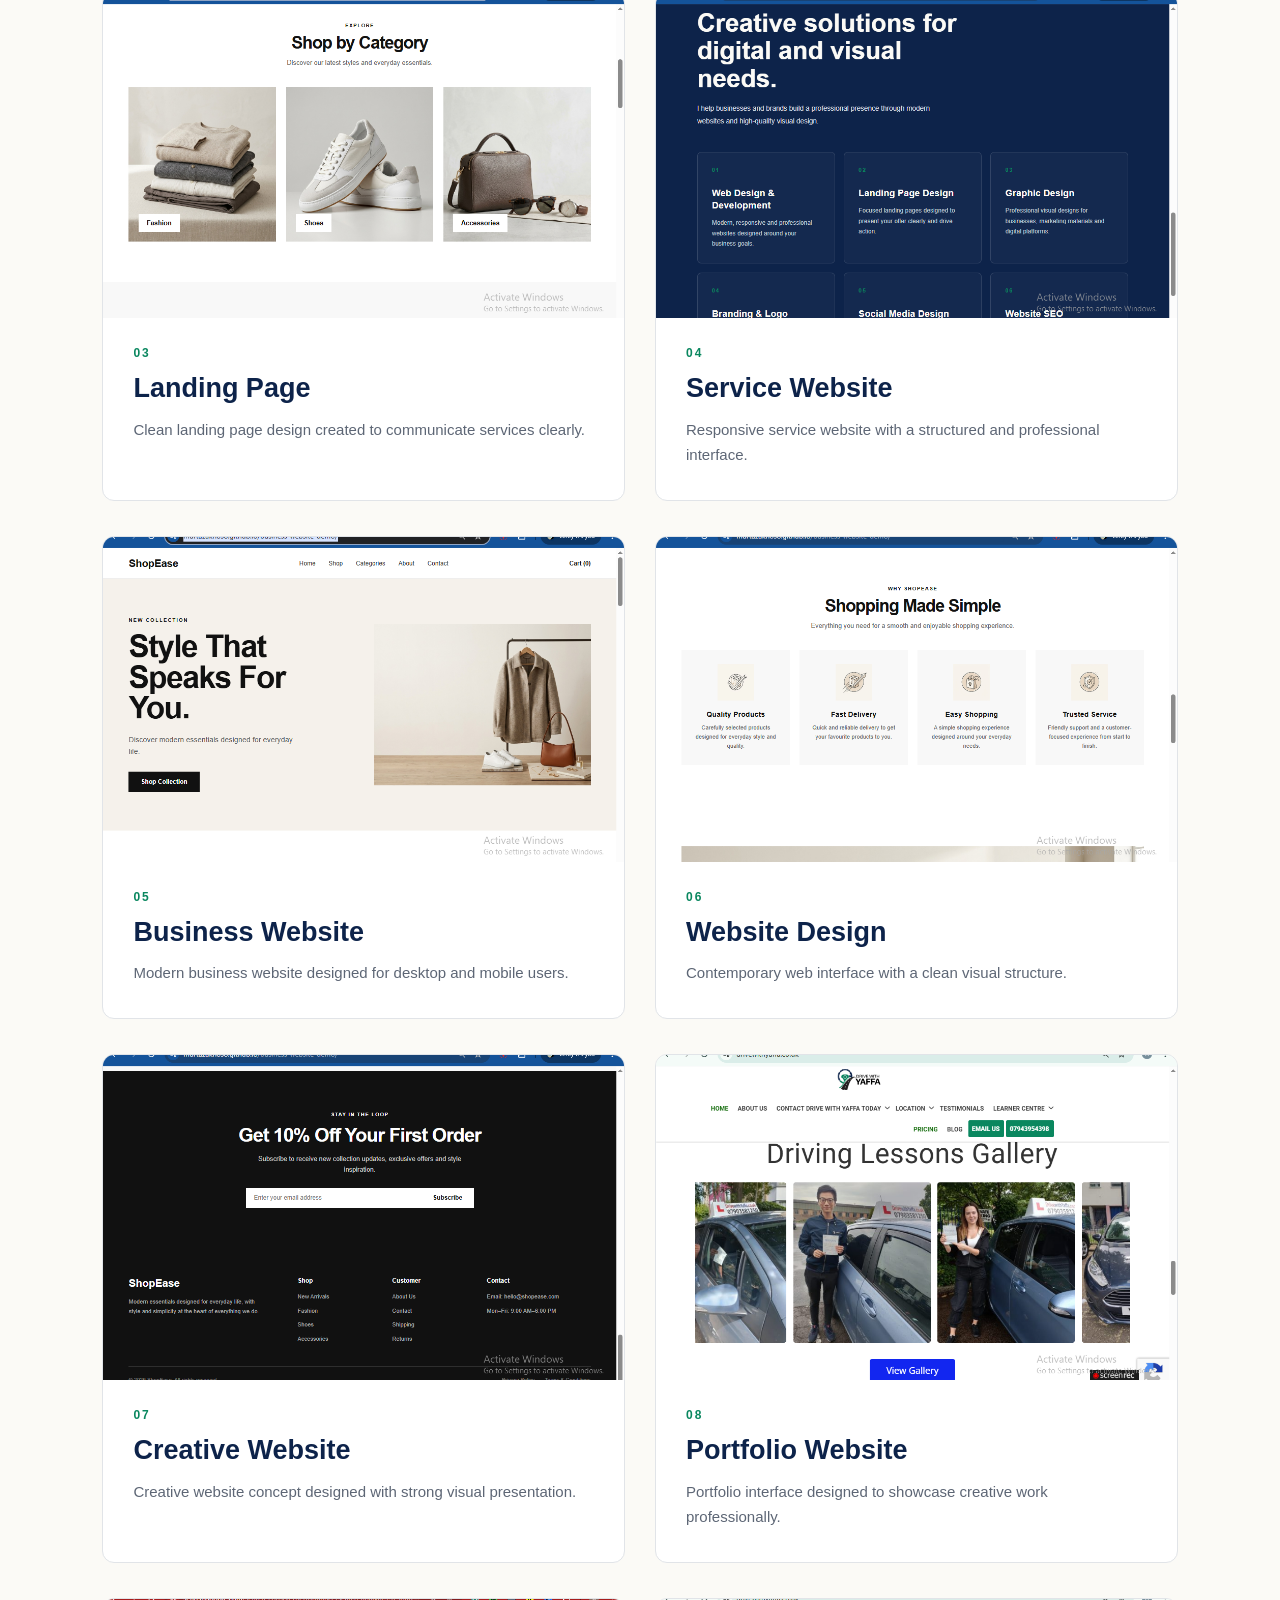
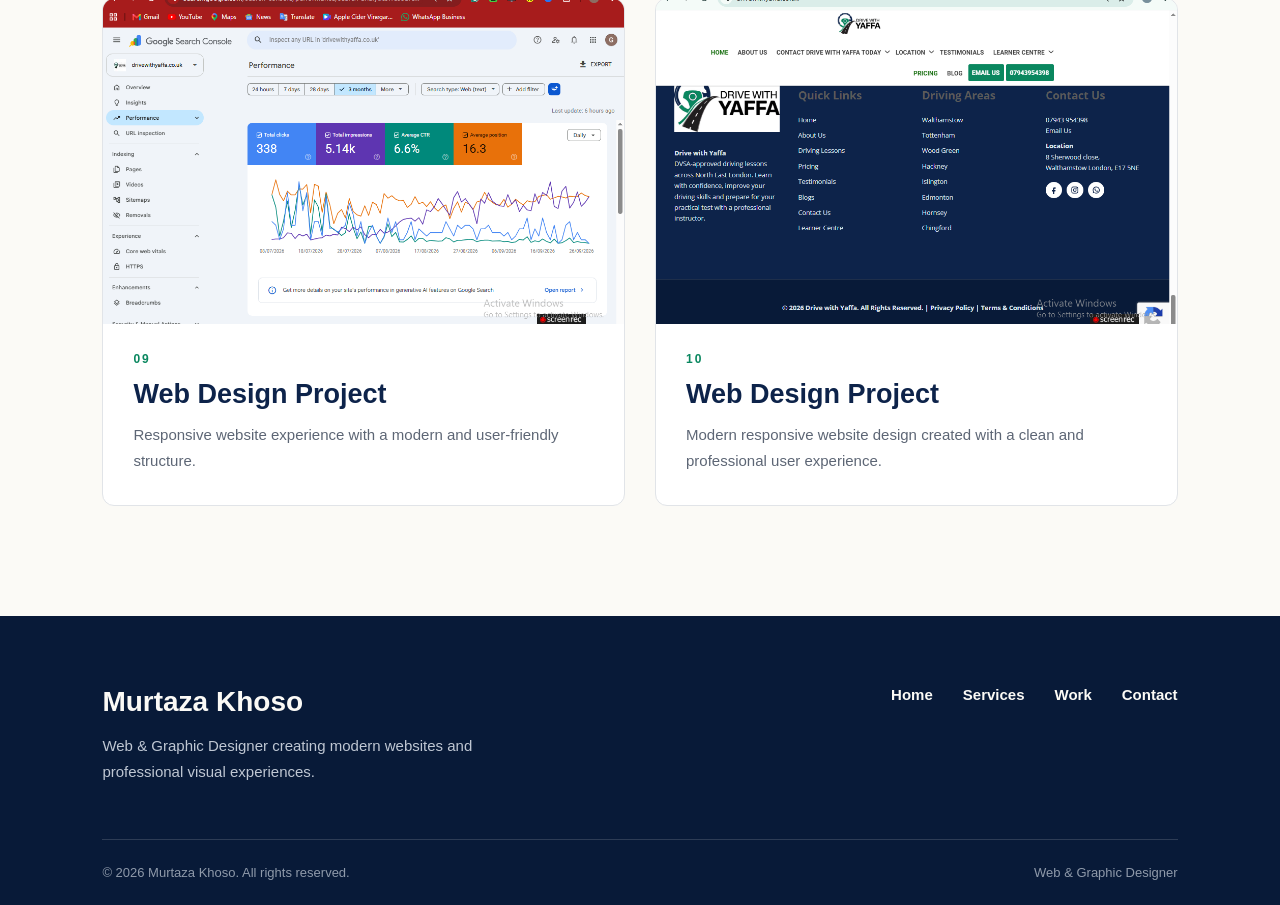
<file: website-development.html>
<!DOCTYPE html>
<html lang="en">

<head>

    <meta charset="UTF-8">

    <meta
        name="viewport"
        content="width=device-width, initial-scale=1.0"
    >

    <title>Website Development — Murtaza Khoso</title>

    <meta
        name="description"
        content="Website development projects by Murtaza Khoso — modern, responsive and professional websites."
    >

    <link rel="stylesheet" href="style.css">

</head>


<body>

    <!-- HEADER -->

    <header class="site-header">

        <div class="header-logo">
            <a href="index.html">Murtaza Khoso</a>
        </div>

        <nav class="header-nav">

            <a href="index.html">Home</a>
            <a href="index.html#about">About</a>
            <a href="index.html#services">Services</a>
            <a href="index.html#contact">Contact</a>

        </nav>

    </header>



    <!-- WEBSITE DEVELOPMENT HERO -->

    <section class="website-page-hero">

        <div class="website-page-content">

            <p class="section-label">
                WEBSITE DEVELOPMENT
            </p>

            <h1>
                Websites I've
                designed & developed.
            </h1>

            <p>
                Explore a selection of website projects created with
                modern design, responsive layouts and a focus on
                professional user experience.
            </p>

            <a href="index.html#work" class="back-button">
                ← Back to Work
            </a>

        </div>

    </section>



    <!-- WEBSITE PROJECTS -->

    <section class="website-projects">

        <div class="website-projects-heading">

            <p class="section-label">
                SELECTED PROJECTS
            </p>

            <h2>
                Website Development Work
            </h2>

        </div>


        <div class="website-gallery">


            <!-- PROJECT 01 -->

            <article class="website-project-card">

                <div class="website-project-image">

                    <img
                        src="website-project-01.png"
                        alt="Website development project 01"
                    >

                </div>

                <div class="website-project-info">

                    <span>01</span>

                    <h3>
                        Business Website
                    </h3>

                    <p>
                        Professional website design focused on
                        clear presentation and user experience.
                    </p>

                </div>

            </article>



            <!-- PROJECT 02 -->

            <article class="website-project-card">

                <div class="website-project-image">

                    <img
                        src="website-project-02.png"
                        alt="Website development project 02"
                    >

                </div>

                <div class="website-project-info">

                    <span>02</span>

                    <h3>
                        Business Website
                    </h3>

                    <p>
                        Modern responsive layout designed for
                        a professional business presence.
                    </p>

                </div>

            </article>



            <!-- PROJECT 03 -->

            <article class="website-project-card">

                <div class="website-project-image">

                    <img
                        src="website-project-03.png"
                        alt="Website development project 03"
                    >

                </div>

                <div class="website-project-info">

                    <span>03</span>

                    <h3>
                        Landing Page
                    </h3>

                    <p>
                        Clean landing page design created to
                        communicate services clearly.
                    </p>

                </div>

            </article>



            <!-- PROJECT 04 -->

            <article class="website-project-card">

                <div class="website-project-image">

                    <img
                        src="website-project-04.png"
                        alt="Website development project 04"
                    >

                </div>

                <div class="website-project-info">

                    <span>04</span>

                    <h3>
                        Service Website
                    </h3>

                    <p>
                        Responsive service website with a
                        structured and professional interface.
                    </p>

                </div>

            </article>



            <!-- PROJECT 05 -->

            <article class="website-project-card">

                <div class="website-project-image">

                    <img
                        src="website-project-05.png"
                        alt="Website development project 05"
                    >

                </div>

                <div class="website-project-info">

                    <span>05</span>

                    <h3>
                        Business Website
                    </h3>

                    <p>
                        Modern business website designed for
                        desktop and mobile users.
                    </p>

                </div>

            </article>



            <!-- PROJECT 06 -->

            <article class="website-project-card">

                <div class="website-project-image">

                    <img
                        src="website-project-06.png"
                        alt="Website development project 06"
                    >

                </div>

                <div class="website-project-info">

                    <span>06</span>

                    <h3>
                        Website Design
                    </h3>

                    <p>
                        Contemporary web interface with a
                        clean visual structure.
                    </p>

                </div>

            </article>



            <!-- PROJECT 07 -->

            <article class="website-project-card">

                <div class="website-project-image">

                    <img
                        src="website-project-07.png"
                        alt="Website development project 07"
                    >

                </div>

                <div class="website-project-info">

                    <span>07</span>

                    <h3>
                        Creative Website
                    </h3>

                    <p>
                        Creative website concept designed with
                        strong visual presentation.
                    </p>

                </div>

            </article>



            <!-- PROJECT 08 -->

            <article class="website-project-card">

                <div class="website-project-image">

                    <img
                        src="website-project-08.png"
                        alt="Website development project 08"
                    >

                </div>

                <div class="website-project-info">

                    <span>08</span>

                    <h3>
                        Portfolio Website
                    </h3>

                    <p>
                        Portfolio interface designed to showcase
                        creative work professionally.
                    </p>

                </div>

            </article>



            <!-- PROJECT 09 -->

            <article class="website-project-card">

                <div class="website-project-image">

                    <img
                        src="website-project-09.png"
                        alt="Website development project 09"
                    >

                </div>

                <div class="website-project-info">

                    <span>09</span>

                    <h3>
                        Web Design Project
                    </h3>

                    <p>
                        Responsive website experience with a
                        modern and user-friendly structure.
                    </p>

                </div>

            </article>
<!-- PROJECT 10 -->

<article class="website-project-card">

    <div class="website-project-image">

        <img
            src="website-project-10.png"
            alt="Website development project 10"
        >

    </div>

    <div class="website-project-info">

        <span>10</span>

        <h3>
            Web Design Project
        </h3>

        <p>
            Modern responsive website design created with a
            clean and professional user experience.
        </p>

    </div>

</article>

        </div>

    </section>



    <!-- FOOTER -->

    <footer class="footer">

        <div class="footer-top">

            <div class="footer-brand">

                <h3>
                    Murtaza Khoso
                </h3>

                <p>
                    Web & Graphic Designer creating modern websites
                    and professional visual experiences.
                </p>

            </div>


            <div class="footer-links">

                <a href="index.html">
                    Home
                </a>

                <a href="index.html#services">
                    Services
                </a>

                <a href="index.html#work">
                    Work
                </a>

                <a href="index.html#contact">
                    Contact
                </a>

            </div>

        </div>


        <div class="footer-bottom">

            <p>
                © 2026 Murtaza Khoso. All rights reserved.
            </p>

            <p>
                Web & Graphic Designer
            </p>

        </div>

    </footer>


</body>

</html>
</file>
<file: style.css>
* {
    margin: 0;
    padding: 0;
    box-sizing: border-box;
}

html {
    scroll-behavior: smooth;
}

body {
    font-family: Arial, sans-serif;
    background: #0D234A;
    color: #FBFAF6;
}


/* =========================
   HERO SECTION
========================= */

.hero {
    min-height: 100vh;
    display: flex;
    align-items: center;
    justify-content: space-between;
    gap: 60px;
    padding: 80px 8%;
}

.hero-content {
    flex: 1;
    max-width: 600px;
}

.hero-content > p:first-child {
    color: #0A875F;
    font-size: 14px;
    font-weight: 700;
    letter-spacing: 3px;
    margin-bottom: 20px;
}

.hero h1 {
    font-size: clamp(45px, 6vw, 78px);
    line-height: 1.05;
    margin-bottom: 25px;
}

.hero-content p:nth-of-type(2) {
    color: #D7DCE5;
    font-size: 18px;
    line-height: 1.7;
    max-width: 520px;
    margin-bottom: 35px;
}

.hero a {
    display: inline-block;
    background: #0A875F;
    color: white;
    text-decoration: none;
    padding: 15px 28px;
    border-radius: 4px;
    font-weight: 700;
}

.hero-image {
    flex: 1;
    max-width: 600px;
}

.hero-image img {
    width: 100%;
    height: auto;
    display: block;
    border-radius: 12px;
}


/* =========================
   ABOUT SECTION
========================= */

.about {
    min-height: 100vh;
    display: grid;
    grid-template-columns: 1fr 1fr;
    gap: 70px;
    align-items: center;
    padding: 100px 8%;
    background: #FBFAF6;
    color: #0D234A;
}

.about-image {
    width: 100%;
}

.about-image img {
    width: 100%;
    height: auto;
    display: block;
    border-radius: 12px;
}

.about-content {
    max-width: 600px;
}

.section-label {
    color: #0A875F;
    font-size: 14px;
    font-weight: 700;
    letter-spacing: 3px;
    margin-bottom: 20px;
}

.about h2 {
    font-size: clamp(36px, 4vw, 58px);
    line-height: 1.1;
    margin-bottom: 25px;
}

.about-content > p:not(.section-label) {
    color: #4E596B;
    font-size: 17px;
    line-height: 1.8;
    margin-bottom: 20px;
}

.about-content a {
    display: inline-block;
    margin-top: 15px;
    background: #0D234A;
    color: #FBFAF6;
    text-decoration: none;
    padding: 15px 28px;
    border-radius: 4px;
    font-weight: 700;
}

.about-details {
    grid-column: 1 / -1;
    display: grid;
    grid-template-columns: repeat(3, 1fr);
    gap: 25px;
    border-top: 1px solid #D5D9DF;
    padding-top: 35px;
}

.about-details div {
    display: flex;
    flex-direction: column;
    gap: 8px;
}

.about-details strong {
    font-size: 32px;
    color: #0D234A;
}

.about-details span {
    color: #5D6675;
    font-size: 15px;
}


/* =========================
   MOBILE
========================= */

@media (max-width: 800px) {

    .hero {
        flex-direction: column;
        text-align: center;
        padding: 60px 6%;
    }

    .hero-content {
        max-width: 100%;
    }

    .hero-content p:nth-of-type(2) {
        margin-left: auto;
        margin-right: auto;
    }

    .hero-image {
        max-width: 100%;
    }

    .about {
        grid-template-columns: 1fr;
        gap: 45px;
        padding: 80px 6%;
        text-align: center;
    }

    .about-content {
        max-width: 100%;
    }

    .about-details {
        grid-column: auto;
        grid-template-columns: 1fr;
        text-align: center;
    }

    .about-details div {
        align-items: center;
    }
}
/* =========================
   SERVICES SECTION
========================= */

.services {
    padding: 110px 8%;
    background: #0D234A;
    color: #FBFAF6;
}

.services-heading {
    max-width: 700px;
    margin-bottom: 60px;
}

.services-heading h2 {
    font-size: clamp(38px, 5vw, 62px);
    line-height: 1.1;
    margin-bottom: 25px;
}

.services-heading > p:last-child {
    color: #D7DCE5;
    font-size: 17px;
    line-height: 1.8;
    max-width: 600px;
}

.services-grid {
    display: grid;
    grid-template-columns: repeat(3, 1fr);
    gap: 22px;
}

.service-card {
    padding: 35px;
    min-height: 270px;
    border: 1px solid rgba(251, 250, 246, 0.15);
    border-radius: 10px;
    background: rgba(255, 255, 255, 0.03);
    transition: transform 0.3s ease, border-color 0.3s ease;
}

.service-card:hover {
    transform: translateY(-6px);
    border-color: #0A875F;
}

.service-card span {
    display: block;
    color: #0A875F;
    font-size: 14px;
    font-weight: 700;
    letter-spacing: 2px;
    margin-bottom: 35px;
}

.service-card h3 {
    font-size: 23px;
    line-height: 1.3;
    margin-bottom: 15px;
}

.service-card p {
    color: #BFC7D3;
    font-size: 15px;
    line-height: 1.7;
}


/* SERVICES MOBILE */

@media (max-width: 900px) {

    .services-grid {
        grid-template-columns: repeat(2, 1fr);
    }

}

@media (max-width: 600px) {

    .services {
        padding: 80px 6%;
    }

    .services-grid {
        grid-template-columns: 1fr;
    }

    .service-card {
        min-height: auto;
    }

}
/* =========================
   PROJECTS SECTION
========================= */

.projects {
    padding: 110px 8%;
    background: #FBFAF6;
    color: #0D234A;
}

.projects-heading {
    max-width: 700px;
    margin-bottom: 60px;
}

.projects-heading h2 {
    font-size: clamp(38px, 5vw, 62px);
    line-height: 1.1;
    margin-bottom: 25px;
}

.projects-heading > p:last-child {
    color: #4E596B;
    font-size: 17px;
    line-height: 1.8;
    max-width: 600px;
}

.projects-grid {
    display: grid;
    grid-template-columns: repeat(2, 1fr);
    gap: 55px 30px;
}

.project-card {
    background: #FFFFFF;
    border-radius: 12px;
    overflow: hidden;
    border: 1px solid #E1E4E8;
    transition: transform 0.3s ease, box-shadow 0.3s ease;
}

.project-card:hover {
    transform: translateY(-6px);
    box-shadow: 0 18px 45px rgba(13, 35, 74, 0.12);
}

.project-image {
    width: 100%;
    aspect-ratio: 16 / 9;
    overflow: hidden;
    background: #E9EDF2;
}

.project-image img {
    width: 100%;
    height: 100%;
    object-fit: cover;
    display: block;
    transition: transform 0.4s ease;
}

.project-card:hover .project-image img {
    transform: scale(1.04);
}

.project-info {
    padding: 30px;
}

.project-category {
    color: #0A875F;
    font-size: 12px;
    font-weight: 700;
    letter-spacing: 2px;
    margin-bottom: 12px;
}

.project-info h3 {
    font-size: 28px;
    line-height: 1.2;
    margin-bottom: 15px;
}

.project-info > p:not(.project-category) {
    color: #5D6675;
    font-size: 15px;
    line-height: 1.7;
    margin-bottom: 22px;
}

.project-info a {
    display: inline-block;
    color: #0D234A;
    text-decoration: none;
    font-weight: 700;
    border-bottom: 2px solid #0A875F;
    padding-bottom: 4px;
    transition: color 0.3s ease;
}

.project-info a:hover {
    color: #0A875F;
}


/* PROJECTS MOBILE */

@media (max-width: 800px) {

    .projects {
        padding: 80px 6%;
    }

    .projects-grid {
        grid-template-columns: 1fr;
        gap: 35px;
    }

    .project-info {
        padding: 25px;
    }

}
/* =========================
   CONTACT SECTION
========================= */

.contact {
    padding: 110px 8%;
    background: #0D234A;
    color: #FBFAF6;
    display: grid;
    grid-template-columns: 1.2fr 0.8fr;
    gap: 80px;
    align-items: center;
}

.contact-heading {
    max-width: 700px;
}

.contact-heading h2 {
    font-size: clamp(42px, 6vw, 72px);
    line-height: 1.05;
    margin-bottom: 25px;
}

.contact-heading > p:last-child {
    color: #D7DCE5;
    font-size: 17px;
    line-height: 1.8;
    max-width: 600px;
}

.contact-details {
    display: flex;
    flex-direction: column;
    gap: 20px;
}

.contact-details a {
    display: block;
    padding: 25px 28px;
    border: 1px solid rgba(251, 250, 246, 0.18);
    border-radius: 10px;
    color: #FBFAF6;
    text-decoration: none;
    font-size: 17px;
    transition: transform 0.3s ease, border-color 0.3s ease;
}

.contact-details a:hover {
    transform: translateY(-5px);
    border-color: #0A875F;
}

.contact-details span {
    display: block;
    color: #0A875F;
    font-size: 12px;
    font-weight: 700;
    letter-spacing: 2px;
    margin-bottom: 8px;
}


/* CONTACT MOBILE */

@media (max-width: 800px) {

    .contact {
        grid-template-columns: 1fr;
        gap: 50px;
        padding: 80px 6%;
        text-align: center;
    }

    .contact-heading {
        max-width: 100%;
    }

    .contact-details {
        text-align: left;
    }

}
/* =========================
   FOOTER
========================= */

.footer {
    background: #081A38;
    color: #FBFAF6;
    padding: 70px 8% 25px;
}

.footer-top {
    display: flex;
    justify-content: space-between;
    align-items: flex-start;
    gap: 60px;
    padding-bottom: 55px;
}

.footer-brand {
    max-width: 450px;
}

.footer-brand h3 {
    font-size: 28px;
    margin-bottom: 15px;
}

.footer-brand p {
    color: #BFC7D3;
    font-size: 15px;
    line-height: 1.7;
}

.footer-links {
    display: flex;
    gap: 30px;
    flex-wrap: wrap;
}

.footer-links a {
    color: #FBFAF6;
    text-decoration: none;
    font-size: 15px;
    font-weight: 600;
    transition: color 0.3s ease;
}

.footer-links a:hover {
    color: #0A875F;
}

.footer-bottom {
    border-top: 1px solid rgba(251, 250, 246, 0.15);
    padding-top: 25px;
    display: flex;
    justify-content: space-between;
    gap: 20px;
    color: #8F9AAA;
    font-size: 13px;
}


/* FOOTER MOBILE */

@media (max-width: 700px) {

    .footer {
        padding: 60px 6% 25px;
    }

    .footer-top {
        flex-direction: column;
        gap: 35px;
    }

    .footer-links {
        gap: 20px;
    }

    .footer-bottom {
        flex-direction: column;
        gap: 10px;
    }

}
 /* =========================
    HEADER
 ========================= */

.site-header {
    position: absolute;
    top: 0;
    left: 0;
    width: 100%;
    padding: 25px 8%;
    display: flex;
    justify-content: space-between;
    align-items: center;
    z-index: 1000;
}

.header-logo a {
    color: #FBFAF6;
    text-decoration: none;
    font-size: 22px;
    font-weight: 700;
}

.header-nav {
    display: flex;
    align-items: center;
    gap: 32px;
}

.header-nav a {
    color: #FBFAF6;
    text-decoration: none;
    font-size: 14px;
    font-weight: 600;
    transition: color 0.3s ease;
}

.header-nav a:hover {
    color: #0A875F;
}


/* HEADER MOBILE */

@media (max-width: 700px) {

    .site-header {
        padding: 20px 6%;
    }

    .header-logo a {
        font-size: 19px;
    }

    .header-nav {
        gap: 15px;
    }

    .header-nav a {
        font-size: 12px;
    }

}
 /* =========================
    SOCIAL LINKS
 ========================= */

.social-links {
    grid-column: 1 / -1;
    display: flex;
    gap: 15px;
    flex-wrap: wrap;
    margin-top: 10px;
}

.social-links a {
    display: inline-block;
    padding: 12px 22px;
    border: 1px solid rgba(251, 250, 246, 0.2);
    border-radius: 5px;
    color: #FBFAF6;
    text-decoration: none;
    font-size: 14px;
    font-weight: 600;
    transition: all 0.3s ease;
}

.social-links a:hover {
    background: #0A875F;
    border-color: #0A875F;
    transform: translateY(-3px);
}


/* SOCIAL LINKS MOBILE */

@media (max-width: 800px) {

    .social-links {
        justify-content: center;
    }

}
/* =========================
   WORK PORTFOLIO
========================= */

.work-portfolio {
    padding: 110px 8%;
    background: #FBFAF6;
    color: #0D234A;
}

.work-heading {
    max-width: 700px;
    margin-bottom: 60px;
}

.work-heading h2 {
    font-size: clamp(40px, 5vw, 64px);
    line-height: 1.1;
    margin-bottom: 25px;
}

.work-heading > p:last-child {
    color: #4E596B;
    font-size: 17px;
    line-height: 1.8;
    max-width: 600px;
}

.work-buttons {
    display: grid;
    grid-template-columns: repeat(2, 1fr);
    gap: 25px;
}

.work-button {
    position: relative;
    display: flex;
    flex-direction: column;
    min-height: 250px;
    padding: 40px;
    background: #FFFFFF;
    border: 1px solid #E1E4E8;
    border-radius: 12px;
    color: #0D234A;
    text-decoration: none;
    transition: transform 0.3s ease, box-shadow 0.3s ease, border-color 0.3s ease;
}

.work-button:hover {
    transform: translateY(-7px);
    border-color: #0A875F;
    box-shadow: 0 18px 45px rgba(13, 35, 74, 0.12);
}

.work-button span {
    color: #0A875F;
    font-size: 13px;
    font-weight: 700;
    letter-spacing: 2px;
    margin-bottom: auto;
}

.work-button strong {
    font-size: 30px;
    line-height: 1.2;
    margin-bottom: 12px;
}

.work-button small {
    color: #5D6675;
    font-size: 15px;
    line-height: 1.6;
}


/* WORK MOBILE */

@media (max-width: 700px) {

    .work-portfolio {
        padding: 80px 6%;
    }

    .work-buttons {
        grid-template-columns: 1fr;
    }

    .work-button {
        min-height: 220px;
        padding: 30px;
    }

    .work-button strong {
        font-size: 25px;
    }

}
/* =========================
   WEBSITE DEVELOPMENT PAGE
========================= */

.website-page-hero {
    min-height: 75vh;
    display: flex;
    align-items: center;
    padding: 150px 8% 100px;
    background: #0D234A;
    color: #FBFAF6;
}

.website-page-content {
    max-width: 800px;
}

.website-page-content h1 {
    font-size: clamp(45px, 6vw, 78px);
    line-height: 1.05;
    margin-bottom: 30px;
}

.website-page-content > p:not(.section-label) {
    color: #D7DCE5;
    font-size: 18px;
    line-height: 1.8;
    max-width: 650px;
    margin-bottom: 35px;
}

.back-button {
    display: inline-block;
    padding: 15px 28px;
    background: #0A875F;
    color: #FFFFFF;
    text-decoration: none;
    border-radius: 4px;
    font-weight: 700;
    transition: transform 0.3s ease, background 0.3s ease;
}

.back-button:hover {
    transform: translateY(-3px);
    background: #087651;
}


/* WEBSITE PROJECTS */

.website-projects {
    padding: 110px 8%;
    background: #FBFAF6;
    color: #0D234A;
}

.website-projects-heading {
    max-width: 750px;
    margin-bottom: 60px;
}

.website-projects-heading h2 {
    font-size: clamp(38px, 5vw, 62px);
    line-height: 1.1;
    margin-bottom: 20px;
}

.website-gallery {
    display: grid;
    grid-template-columns: repeat(2, 1fr);
    gap: 35px 30px;
}

.website-project-card {
    background: #FFFFFF;
    border: 1px solid #E1E4E8;
    border-radius: 12px;
    overflow: hidden;
    transition: transform 0.3s ease, box-shadow 0.3s ease;
}

.website-project-card:hover {
    transform: translateY(-7px);
    box-shadow: 0 18px 45px rgba(13, 35, 74, 0.12);
}

.website-project-image {
    width: 100%;
    aspect-ratio: 16 / 10;
    overflow: hidden;
    background: #E9EDF2;
}

.website-project-image img {
    width: 100%;
    height: 100%;
    object-fit: cover;
    display: block;
    transition: transform 0.4s ease;
}

.website-project-card:hover .website-project-image img {
    transform: scale(1.04);
}

.website-project-info {
    padding: 28px 30px 32px;
}

.website-project-info span {
    display: block;
    color: #0A875F;
    font-size: 12px;
    font-weight: 700;
    letter-spacing: 2px;
    margin-bottom: 12px;
}

.website-project-info h3 {
    font-size: 27px;
    line-height: 1.2;
    margin-bottom: 12px;
}

.website-project-info p {
    color: #5D6675;
    font-size: 15px;
    line-height: 1.7;
}


/* WEBSITE PAGE MOBILE */

@media (max-width: 800px) {

    .website-page-hero {
        min-height: auto;
        padding: 130px 6% 80px;
        text-align: center;
    }

    .website-page-content {
        max-width: 100%;
    }

    .website-page-content > p:not(.section-label) {
        margin-left: auto;
        margin-right: auto;
    }

    .website-projects {
        padding: 80px 6%;
    }

    .website-gallery {
        grid-template-columns: 1fr;
        gap: 30px;
    }

    .website-project-info {
        padding: 25px;
    }

}
/* =========================
   GRAPHIC DESIGN PAGE
========================= */

.graphic-page-hero {
    min-height: 75vh;
    display: flex;
    align-items: center;
    padding: 150px 8% 100px;
    background: #0D234A;
    color: #FBFAF6;
}

.graphic-page-content {
    max-width: 800px;
}

.graphic-page-content h1 {
    font-size: clamp(45px, 6vw, 78px);
    line-height: 1.05;
    margin-bottom: 30px;
}

.graphic-page-content > p:not(.section-label) {
    color: #D7DCE5;
    font-size: 18px;
    line-height: 1.8;
    max-width: 650px;
    margin-bottom: 35px;
}


/* GRAPHIC CATEGORIES */

.graphic-categories {
    padding: 110px 8%;
    background: #FBFAF6;
    color: #0D234A;
}

.graphic-categories-heading {
    max-width: 750px;
    margin-bottom: 60px;
}

.graphic-categories-heading h2 {
    font-size: clamp(38px, 5vw, 62px);
    line-height: 1.1;
    margin-bottom: 20px;
}

.graphic-categories-heading > p:last-child {
    color: #4E596B;
    font-size: 17px;
    line-height: 1.8;
    max-width: 600px;
}

.graphic-category-grid {
    display: grid;
    grid-template-columns: repeat(3, 1fr);
    gap: 25px;
}

.graphic-category-card {
    position: relative;
    display: flex;
    flex-direction: column;
    min-height: 230px;
    padding: 35px;
    background: #FFFFFF;
    border: 1px solid #E1E4E8;
    border-radius: 12px;
    color: #0D234A;
    text-decoration: none;
    transition: transform 0.3s ease,
                box-shadow 0.3s ease,
                border-color 0.3s ease;
}

.graphic-category-card:hover {
    transform: translateY(-7px);
    border-color: #0A875F;
    box-shadow: 0 18px 45px rgba(13, 35, 74, 0.12);
}

.graphic-category-card span {
    color: #0A875F;
    font-size: 13px;
    font-weight: 700;
    letter-spacing: 2px;
    margin-bottom: auto;
}

.graphic-category-card strong {
    font-size: 25px;
    line-height: 1.2;
    margin-bottom: 12px;
}

.graphic-category-card small {
    color: #5D6675;
    font-size: 14px;
    line-height: 1.6;
}


/* GRAPHIC PAGE MOBILE */

@media (max-width: 900px) {

    .graphic-category-grid {
        grid-template-columns: repeat(2, 1fr);
    }

}


@media (max-width: 700px) {

    .graphic-page-hero {
        min-height: auto;
        padding: 130px 6% 80px;
        text-align: center;
    }

    .graphic-page-content {
        max-width: 100%;
    }

    .graphic-page-content > p:not(.section-label) {
        margin-left: auto;
        margin-right: auto;
    }

    .graphic-categories {
        padding: 80px 6%;
    }

    .graphic-category-grid {
        grid-template-columns: 1fr;
    }

    .graphic-category-card {
        min-height: 210px;
        padding: 30px;
    }

}
```css
/* =========================================================
   LOGO DESIGN GALLERY
   ========================================================= */

.logo-design-section {
    padding: 100px 8%;
    background: #f7f7f5;
    scroll-margin-top: 80px;
}

.logo-design-heading {
    max-width: 720px;
    margin-bottom: 55px;
}

.logo-design-heading h2 {
    margin: 12px 0 18px;
    font-size: clamp(32px, 4vw, 52px);
    line-height: 1.1;
    color: #111;
}

.logo-design-heading p:last-child {
    margin: 0;
    max-width: 650px;
    color: #666;
    font-size: 17px;
    line-height: 1.7;
}


/* LOGO PROJECT GRID */

.logo-design-grid {
    display: grid;
    grid-template-columns: repeat(2, minmax(0, 1fr));
    gap: 32px;
}


/* PROJECT CARD */

.logo-project-card {
    background: #fff;
    border: 1px solid #e7e7e4;
    border-radius: 18px;
    overflow: hidden;
    transition: transform 0.3s ease, box-shadow 0.3s ease;
}

.logo-project-card:hover {
    transform: translateY(-6px);
    box-shadow: 0 18px 45px rgba(0, 0, 0, 0.08);
}


/* ORIGINAL + MOCKUP AREA */

.logo-project-images {
    display: grid;
    grid-template-columns: repeat(2, minmax(0, 1fr));
    gap: 1px;
    background: #e7e7e4;
}

.logo-image-box {
    position: relative;
    min-height: 280px;
    background: #f2f2ef;
    overflow: hidden;
}

.logo-image-box span {
    position: absolute;
    top: 14px;
    left: 14px;
    z-index: 2;
    padding: 7px 11px;
    border-radius: 30px;
    background: rgba(255, 255, 255, 0.92);
    color: #222;
    font-size: 11px;
    font-weight: 600;
    letter-spacing: 0.08em;
    text-transform: uppercase;
}

.logo-image-box img {
    width: 100%;
    height: 100%;
    min-height: 280px;
    display: block;
    object-fit: contain;
    transition: transform 0.4s ease;
}

.logo-project-card:hover .logo-image-box img {
    transform: scale(1.03);
}


/* PROJECT INFORMATION */

.logo-project-info {
    padding: 25px 26px 28px;
}

.logo-project-info > span {
    display: block;
    margin-bottom: 9px;
    color: #777;
    font-size: 11px;
    font-weight: 700;
    letter-spacing: 0.12em;
}

.logo-project-info h3 {
    margin: 0 0 9px;
    color: #111;
    font-size: 24px;
    line-height: 1.2;
}

.logo-project-info p {
    margin: 0;
    color: #666;
    font-size: 15px;
    line-height: 1.65;
}


/* SINGLE IMAGE LOGO */

.logo-single-project {
    grid-column: span 2;
}

.logo-single-project .logo-project-images {
    display: block;
}

.logo-single-project .logo-single-image {
    min-height: 420px;
}

.logo-single-project .logo-single-image img {
    min-height: 420px;
}


/* BACK TO CATEGORY */

.logo-section-footer {
    margin-top: 50px;
    text-align: center;
}

.back-to-category {
    display: inline-flex;
    align-items: center;
    justify-content: center;
    padding: 13px 22px;
    border: 1px solid #d8d8d4;
    border-radius: 30px;
    color: #222;
    background: #fff;
    text-decoration: none;
    font-size: 14px;
    font-weight: 600;
    transition: all 0.3s ease;
}

.back-to-category:hover {
    background: #111;
    color: #fff;
    border-color: #111;
}


/* =========================================================
   TABLET
   ========================================================= */

@media (max-width: 900px) {

    .logo-design-section {
        padding: 80px 6%;
    }

    .logo-design-grid {
        grid-template-columns: 1fr;
    }

    .logo-single-project {
        grid-column: span 1;
    }

}


/* =========================================================
   MOBILE
   ========================================================= */

@media (max-width: 600px) {

    .logo-design-section {
        padding: 65px 5%;
    }

    .logo-design-heading {
        margin-bottom: 38px;
    }

    .logo-design-heading h2 {
        font-size: 34px;
    }

    .logo-design-heading p:last-child {
        font-size: 15px;
    }

    .logo-project-images {
        grid-template-columns: 1fr;
    }

    .logo-image-box {
        min-height: 250px;
    }

    .logo-image-box img {
        min-height: 250px;
    }

    .logo-single-project .logo-single-image {
        min-height: 300px;
    }

    .logo-single-project .logo-single-image img {
        min-height: 300px;
    }

    .logo-project-info {
        padding: 22px 20px 24px;
    }

    .logo-project-info h3 {
        font-size: 21px;
    }

}
.logo-design-heading h2 {
    color: #ffffff;
}
/* =========================================================
   PACKAGING DESIGN GALLERY
   ========================================================= */

.packaging-design-section {
    padding: 100px 8%;
    background: #f7f7f5;
    scroll-margin-top: 80px;
}

.packaging-design-heading {
    max-width: 720px;
    margin-bottom: 55px;
}

.packaging-design-heading h2 {
    margin: 12px 0 18px;
    font-size: clamp(32px, 4vw, 52px);
    line-height: 1.1;
    color: #111;
}

.packaging-design-heading p:last-child {
    margin: 0;
    max-width: 650px;
    color: #666;
    font-size: 17px;
    line-height: 1.7;
}

.packaging-design-grid {
    display: grid;
    grid-template-columns: repeat(2, minmax(0, 1fr));
    gap: 32px;
}

.packaging-project-card {
    background: #fff;
    border: 1px solid #e7e7e4;
    border-radius: 18px;
    overflow: hidden;
    transition: transform 0.3s ease, box-shadow 0.3s ease;
}

.packaging-project-card:hover {
    transform: translateY(-6px);
    box-shadow: 0 18px 45px rgba(0, 0, 0, 0.08);
}

.packaging-image-box {
    position: relative;
    min-height: 480px;
    background: #f2f2ef;
    overflow: hidden;
}

.packaging-image-box span {
    position: absolute;
    top: 14px;
    left: 14px;
    z-index: 2;
    padding: 7px 11px;
    border-radius: 30px;
    background: rgba(255, 255, 255, 0.92);
    color: #222;
    font-size: 11px;
    font-weight: 600;
    letter-spacing: 0.08em;
    text-transform: uppercase;
}

.packaging-image-box img {
    width: 100%;
    height: 100%;
    min-height: 480px;
    display: block;
    object-fit: contain;
    transition: transform 0.4s ease;
}

.packaging-project-card:hover .packaging-image-box img {
    transform: scale(1.03);
}

.packaging-project-info {
    padding: 25px 26px 28px;
}

.packaging-project-info > span {
    display: block;
    margin-bottom: 9px;
    color: #777;
    font-size: 11px;
    font-weight: 700;
    letter-spacing: 0.12em;
}

.packaging-project-info h3 {
    margin: 0 0 9px;
    color: #111;
    font-size: 24px;
    line-height: 1.2;
}

.packaging-project-info p {
    margin: 0;
    color: #666;
    font-size: 15px;
    line-height: 1.65;
}

.packaging-section-footer {
    margin-top: 50px;
    text-align: center;
}

@media (max-width: 900px) {

    .packaging-design-section {
        padding: 80px 6%;
    }

    .packaging-design-grid {
        grid-template-columns: 1fr;
    }

}

@media (max-width: 600px) {

    .packaging-design-section {
        padding: 65px 5%;
    }

    .packaging-design-heading {
        margin-bottom: 38px;
    }

    .packaging-design-heading h2 {
        font-size: 34px;
    }

    .packaging-design-heading p:last-child {
        font-size: 15px;
    }

    .packaging-image-box {
        min-height: 350px;
    }

    .packaging-image-box img {
        min-height: 350px;
    }

    .packaging-project-info {
        padding: 22px 20px 24px;
    }

    .packaging-project-info h3 {
        font-size: 21px;
    }

}
```
</file>
